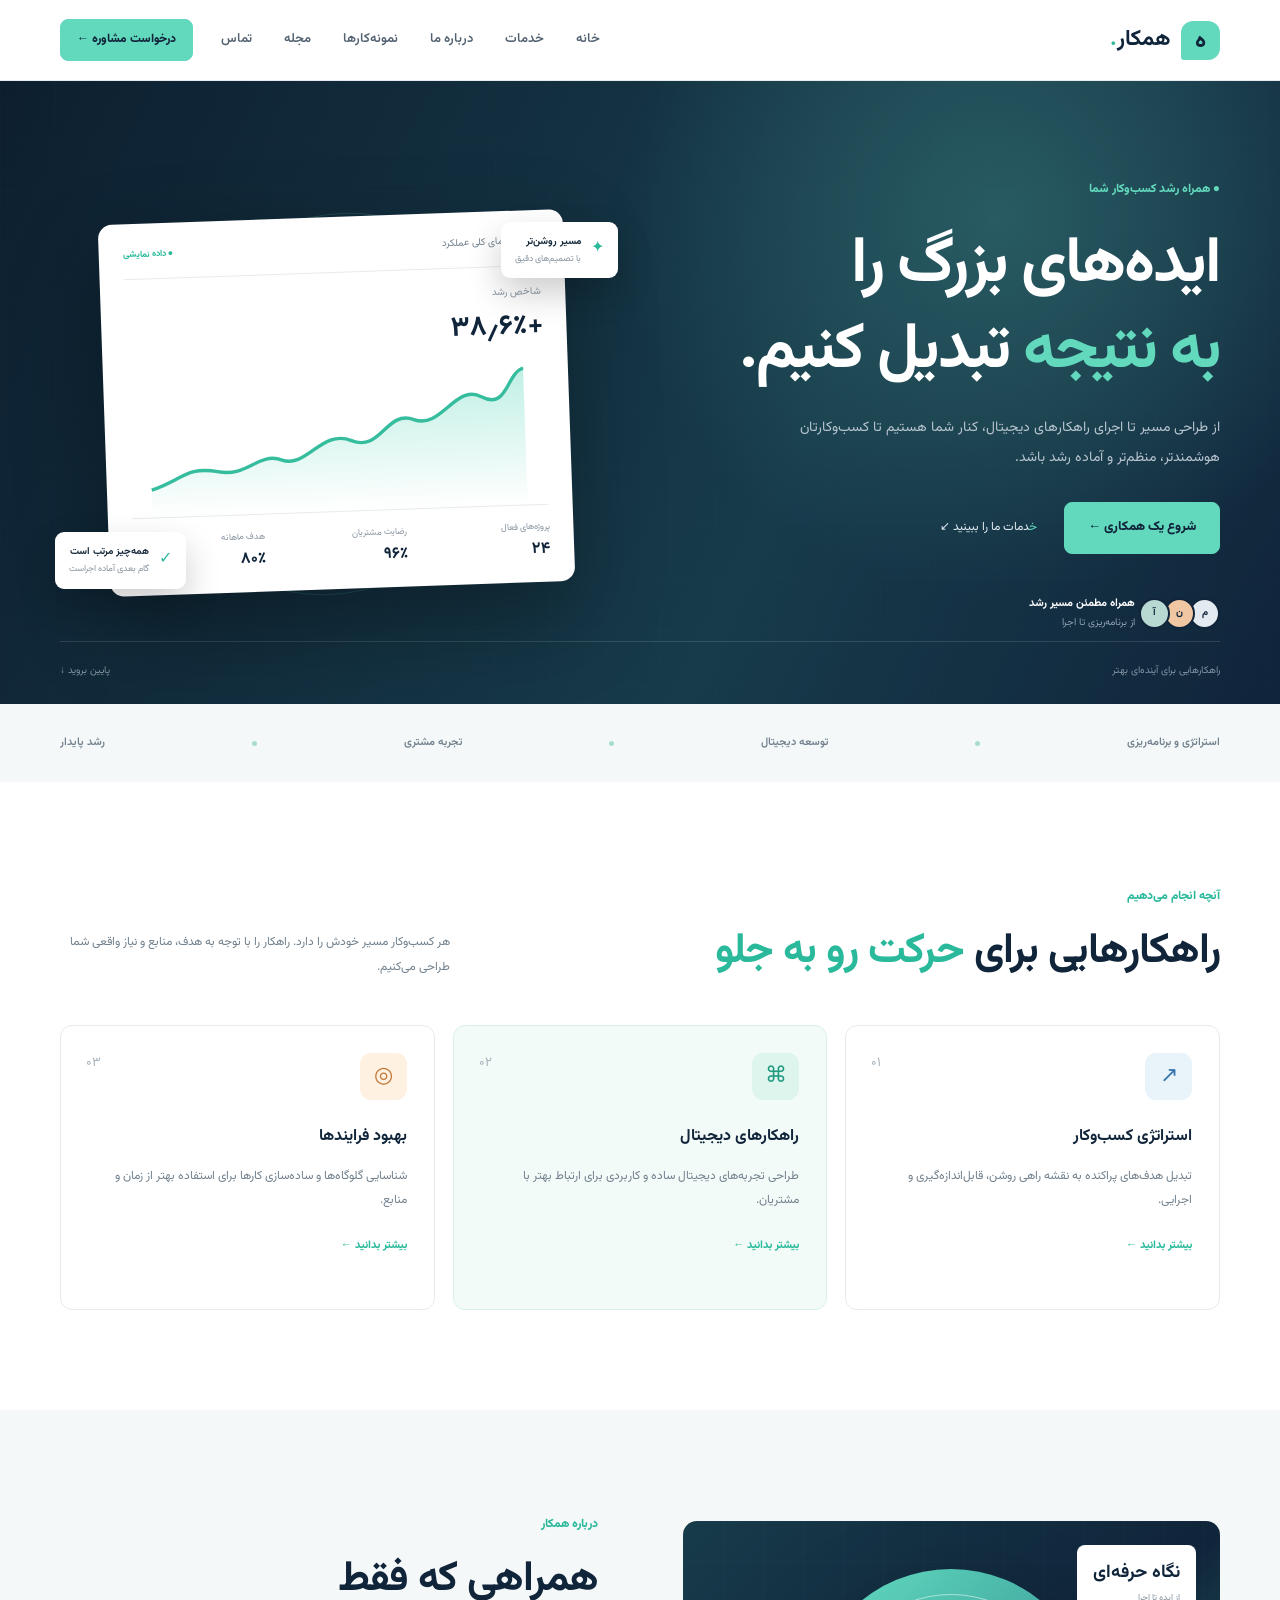
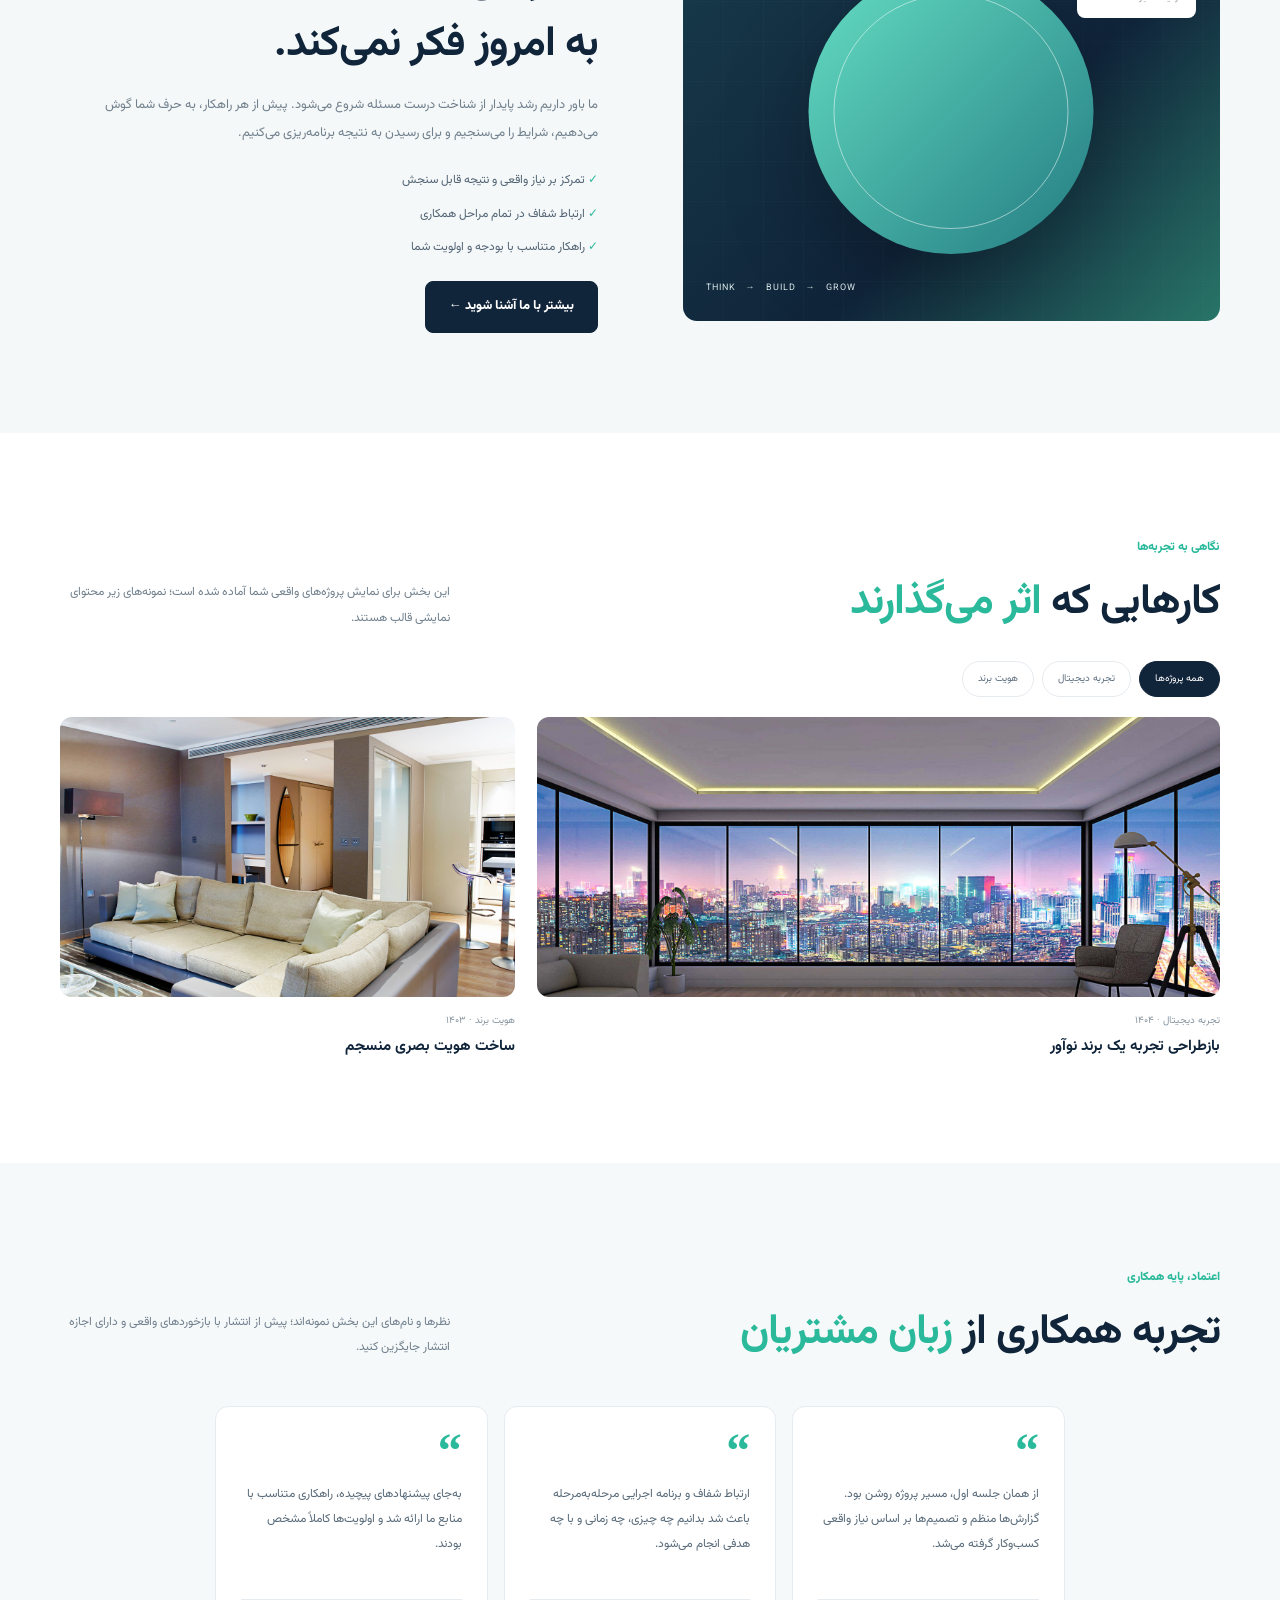
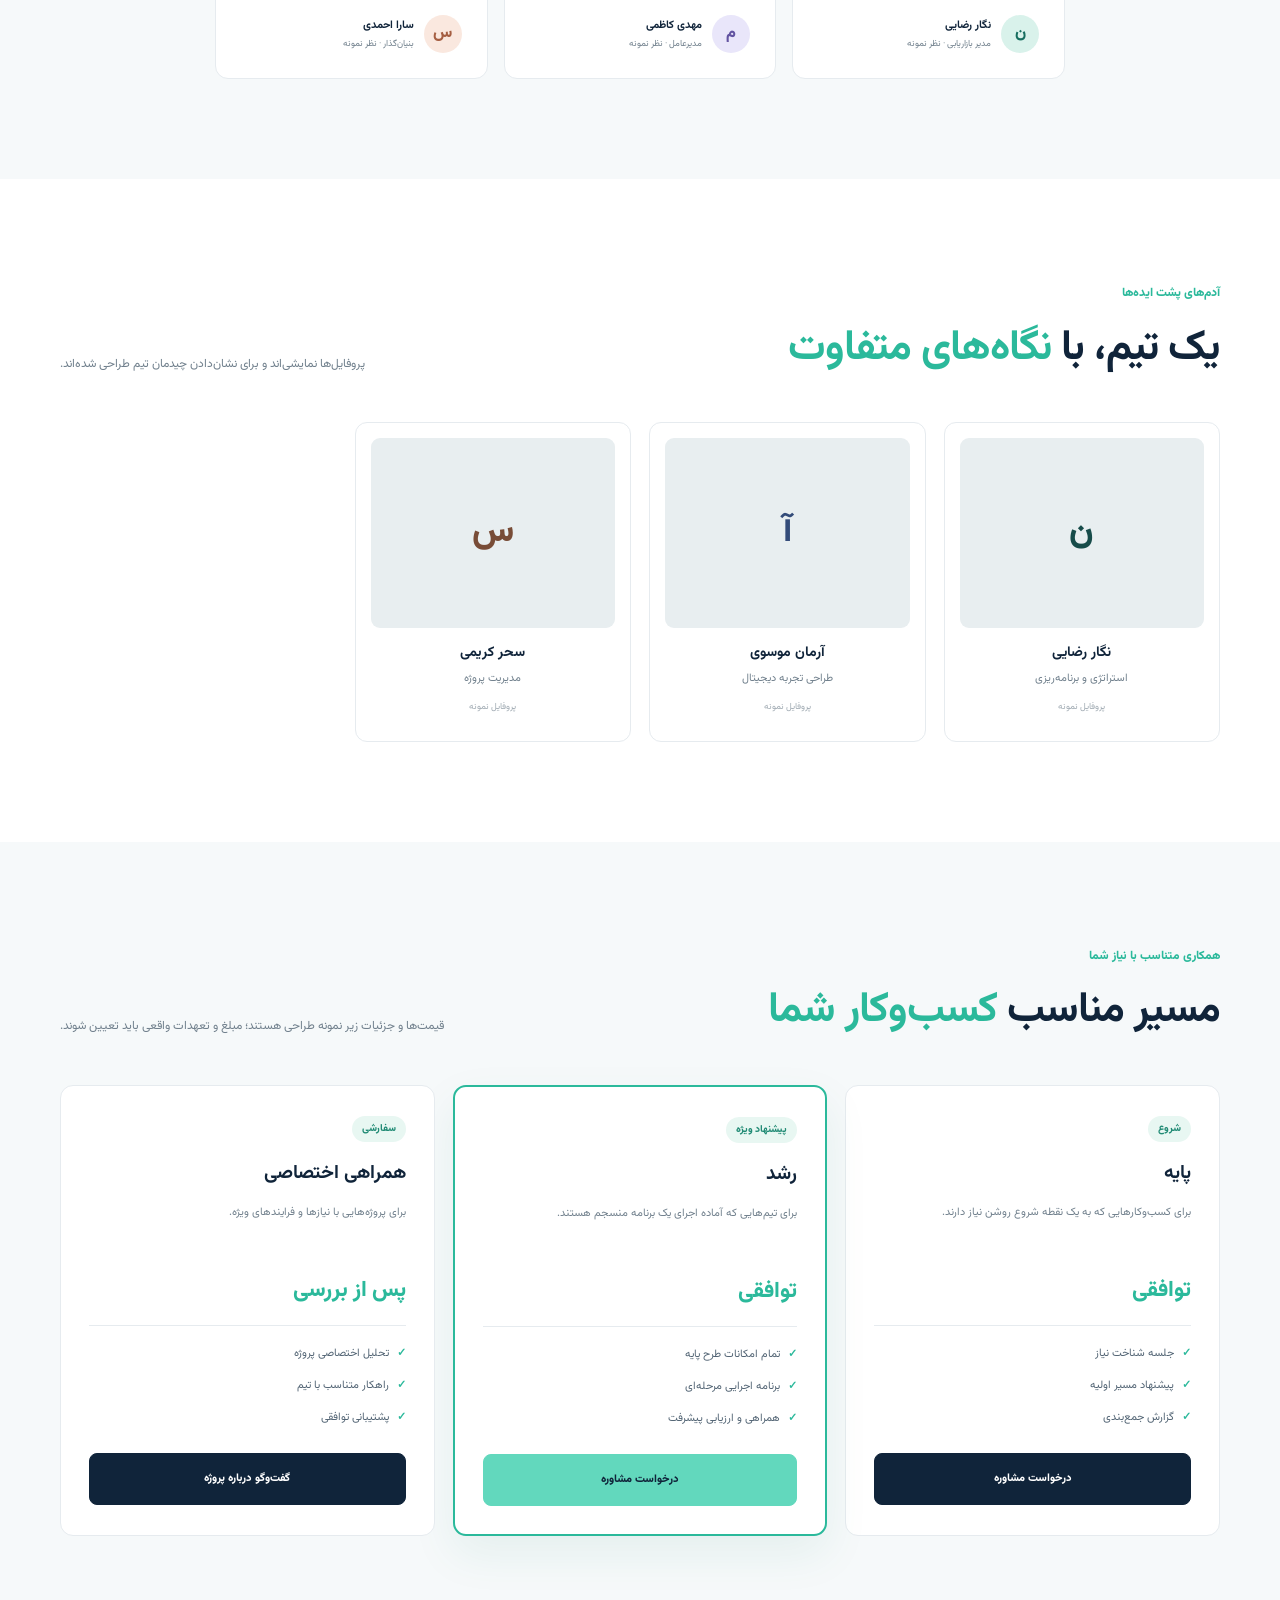
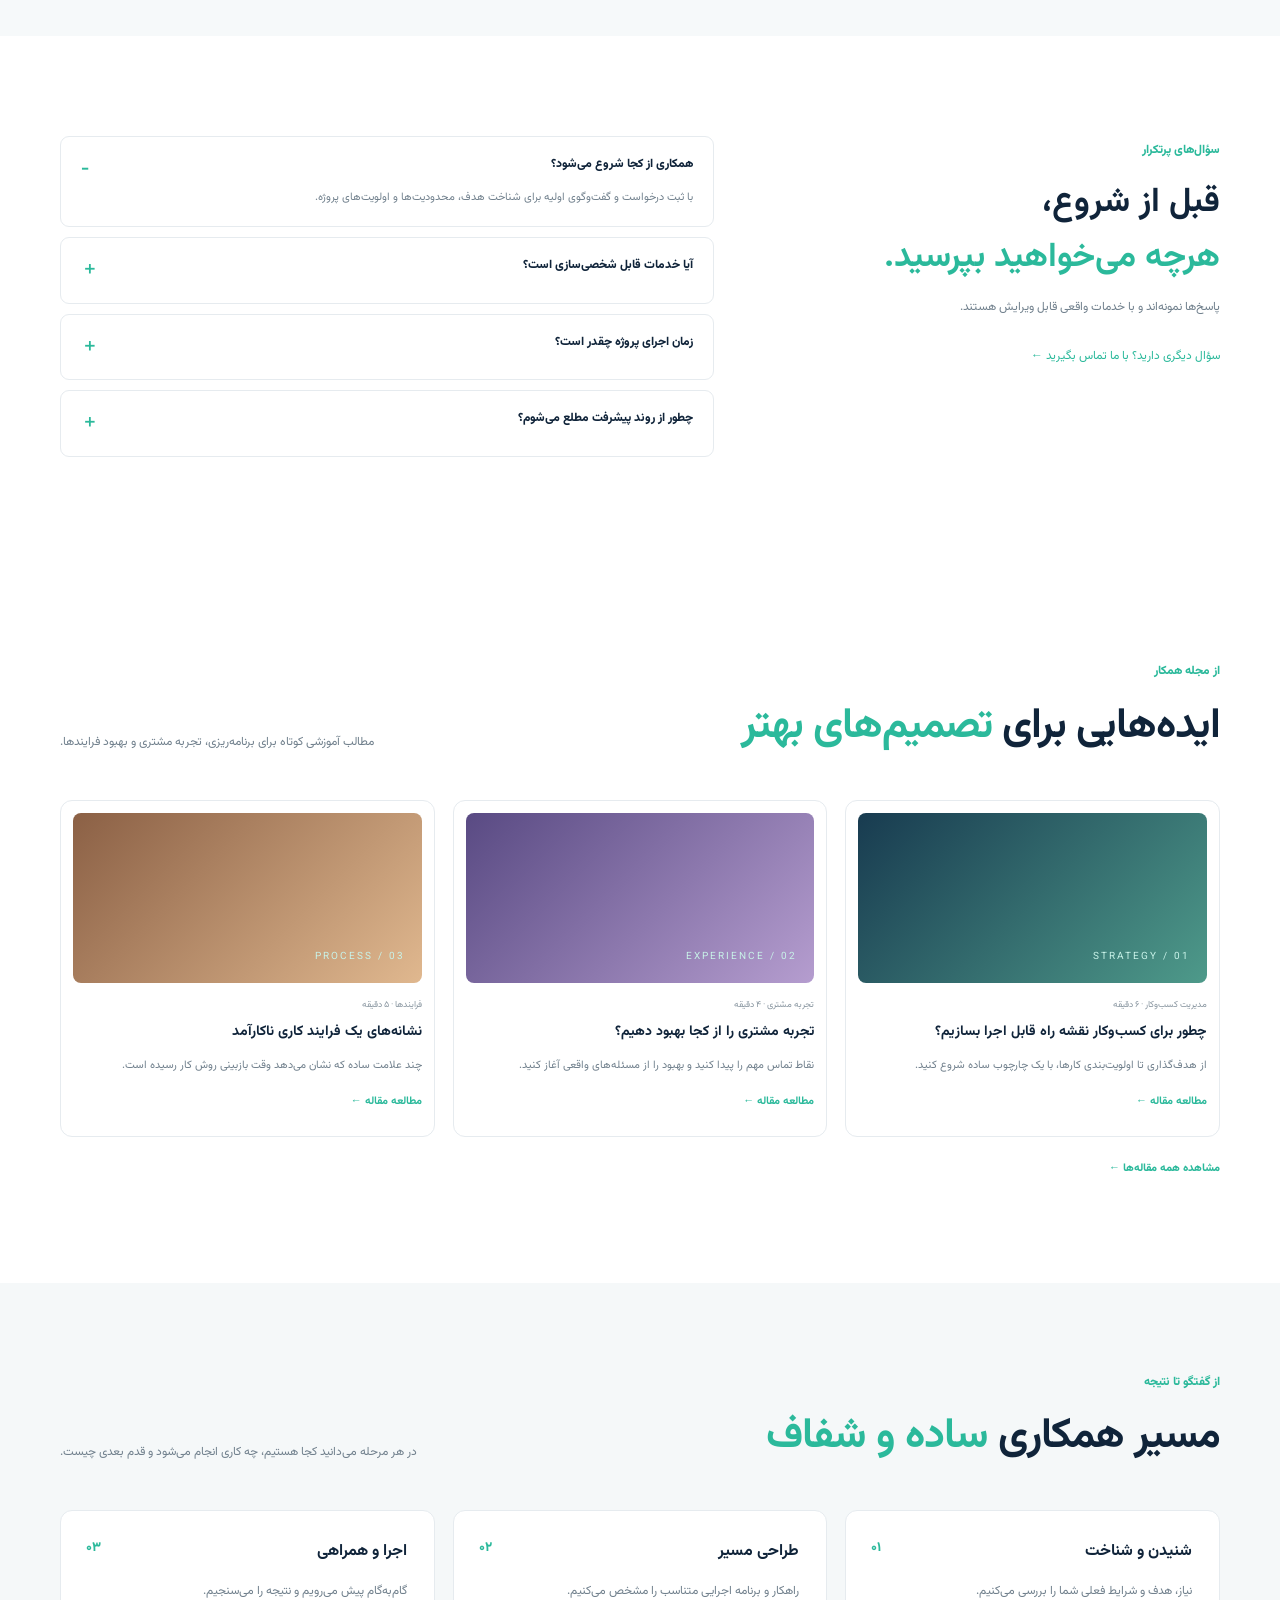
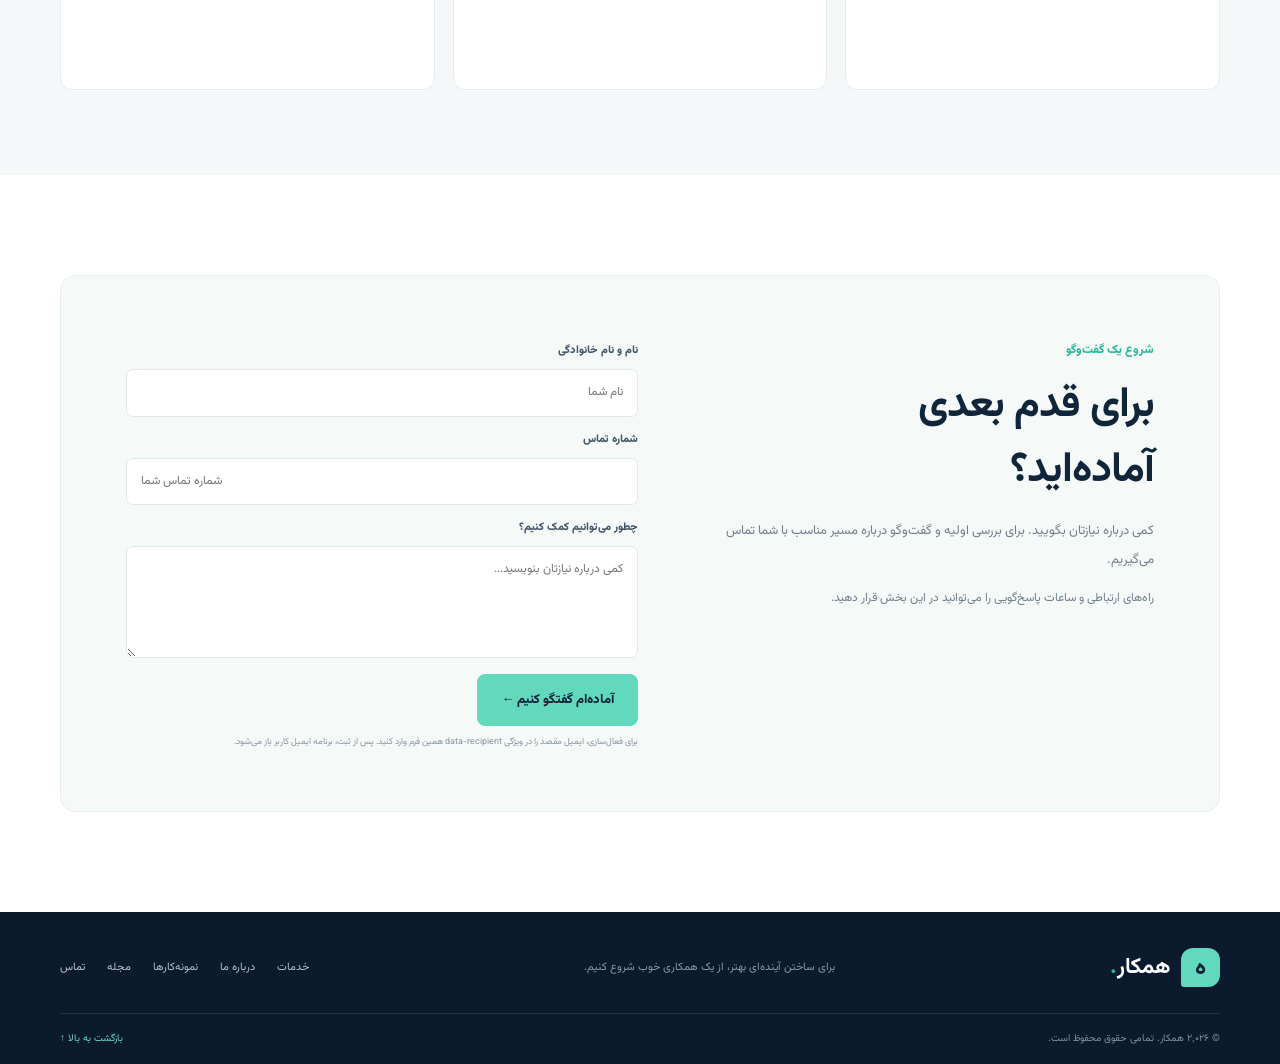
<file: index.html>
<!doctype html>
<html lang="fa" dir="rtl">
<head>
<meta charset="utf-8"><meta name="viewport" content="width=device-width,initial-scale=1">
<meta name="description" content="قالب HTML شرکتی همکار؛ قالبی فارسی و راست‌چین با طراحی واکنش‌گرا، HTML5، CSS و JavaScript ساده و فونت محلی وزیرمتن.">
<meta name="robots" content="index,follow">
<meta name="theme-color" content="#10243a">
<meta property="og:type" content="website">
<meta property="og:locale" content="fa_IR">
<meta property="og:site_name" content="همکار">
<meta property="og:title" content="قالب HTML شرکتی همکار | فارسی و راست‌چین">
<meta property="og:description" content="قالب شرکتی فارسی و راست‌چین با طراحی واکنش‌گرا، HTML5، CSS، JavaScript و فونت محلی وزیرمتن.">

<meta name="twitter:card" content="summary">

<meta name="twitter:title" content="قالب HTML شرکتی همکار">
<meta name="twitter:description" content="قالب فارسی و راست‌چین شرکتی با طراحی واکنش‌گرا.">
<title>قالب HTML شرکتی همکار | فارسی و راست‌چین</title>

<link rel="icon" type="image/svg+xml" href="favicon.svg">
<link rel="icon" type="image/png" sizes="96x96" href="favicon-96.png">
<link rel="apple-touch-icon" sizes="180x180" href="apple-touch-icon.png">
<link rel="preload" href="assets/fonts/vazirmatn-variable.woff2" as="font" type="font/woff2" crossorigin>
<link rel="stylesheet" href="assets/css/style.css">
</head>
<body>
<a class="skip" href="#main">رفتن به محتوای اصلی</a>
<header class="header"><div class="container nav-wrap">
<a class="brand" href="#top"><b>ه</b><strong>همکار<span>.</span></strong></a>
<button class="menu" type="button" aria-label="باز کردن منو" aria-controls="nav" aria-expanded="false">☰</button>
<nav id="nav" aria-label="ناوبری اصلی"><a href="index.html">خانه</a><a href="services.html">خدمات</a><a href="about.html">درباره ما</a><a href="portfolio.html">نمونه‌کارها</a><a href="blog.html">مجله</a><a href="contact.html">تماس</a></nav>
<a class="btn btn-small" href="contact.html">درخواست مشاوره ←</a>
</div></header>
<main id="main">
<section class="hero" id="top"><div class="container hero-grid">
<div class="hero-copy"><span class="eyebrow">● همراه رشد کسب‌وکار شما</span>
<h1>ایده‌های بزرگ را<br><em>به نتیجه</em> تبدیل کنیم.</h1>
<p>از طراحی مسیر تا اجرای راهکارهای دیجیتال، کنار شما هستیم تا کسب‌وکارتان هوشمندتر، منظم‌تر و آماده رشد باشد.</p>
<div class="actions"><a class="btn" href="#contact">شروع یک همکاری ←</a><a class="plain" href="#services">خدمات ما را ببینید ↙</a></div>
<div class="proof"><span>م</span><span>ن</span><span>آ</span><div><b>همراه مطمئن مسیر رشد</b><small>از برنامه‌ریزی تا اجرا</small></div></div></div>
<div class="visual"><div class="dashboard"><div class="dash-top"><span>● ● ●</span> نمای کلی عملکرد <b>● داده نمایشی</b></div><small>شاخص رشد</small><strong class="growth">+۳۸٫۶٪</strong><div class="chart"><svg viewBox="0 0 440 170" role="img" aria-label="نمودار نمونه رشد"><defs><linearGradient id="fill" x1="0" x2="0" y1="0" y2="1"><stop offset="0" stop-color="#62d8bd" stop-opacity=".4"/><stop offset="1" stop-color="#62d8bd" stop-opacity="0"/></linearGradient></defs><path d="M0 138 C35 128 42 111 78 119 S126 97 154 108 S202 73 236 88 S278 53 310 66 S360 25 390 42 S420 16 440 10 L440 170 L0 170Z" fill="url(#fill)"/><path d="M0 138 C35 128 42 111 78 119 S126 97 154 108 S202 73 236 88 S278 53 310 66 S360 25 390 42 S420 16 440 10" fill="none" stroke="#35bd9e" stroke-width="4"/></svg></div><div class="stats"><div><small>پروژه‌های فعال</small><b>۲۴</b></div><div><small>رضایت مشتریان</small><b>۹۶٪</b></div><div><small>هدف ماهانه</small><b>۸۰٪</b></div></div></div><div class="float float-one">✦ <span><b>مسیر روشن‌تر</b><small>با تصمیم‌های دقیق</small></span></div><div class="float float-two">✓ <span><b>همه‌چیز مرتب است</b><small>گام بعدی آماده اجراست</small></span></div></div>
</div><div class="container hero-foot"><span>راهکارهایی برای آینده‌ای بهتر</span><span>پایین بروید ↓</span></div></section>
<section class="trust"><div class="container trust-row"><span>استراتژی و برنامه‌ریزی</span><i></i><span>توسعه دیجیتال</span><i></i><span>تجربه مشتری</span><i></i><span>رشد پایدار</span></div></section>
<section class="section" id="services"><div class="container"><div class="heading"><div><label>آنچه انجام می‌دهیم</label><h2>راهکارهایی برای <em>حرکت رو به جلو</em></h2></div><p>هر کسب‌وکار مسیر خودش را دارد. راهکار را با توجه به هدف، منابع و نیاز واقعی شما طراحی می‌کنیم.</p></div>
<div class="cards"><article><small>۰۱</small><div class="ico blue">↗</div><h3>استراتژی کسب‌وکار</h3><p>تبدیل هدف‌های پراکنده به نقشه راهی روشن، قابل‌اندازه‌گیری و اجرایی.</p><a href="#contact">بیشتر بدانید ←</a></article><article class="featured"><small>۰۲</small><div class="ico green">⌘</div><h3>راهکارهای دیجیتال</h3><p>طراحی تجربه‌های دیجیتال ساده و کاربردی برای ارتباط بهتر با مشتریان.</p><a href="#contact">بیشتر بدانید ←</a></article><article><small>۰۳</small><div class="ico orange">◎</div><h3>بهبود فرایندها</h3><p>شناسایی گلوگاه‌ها و ساده‌سازی کارها برای استفاده بهتر از زمان و منابع.</p><a href="#contact">بیشتر بدانید ←</a></article></div></div></section>
<section class="section about" id="about"><div class="container about-grid"><div class="about-art"><div class="orb"></div><div class="statbox"><b>نگاه حرفه‌ای</b><small>از ایده تا اجرا</small></div><span class="stamp">THINK　→　BUILD　→　GROW</span></div><div><label>درباره همکار</label><h2>همراهی که فقط<br>به امروز فکر نمی‌کند.</h2><p>ما باور داریم رشد پایدار از شناخت درست مسئله شروع می‌شود. پیش از هر راهکار، به حرف شما گوش می‌دهیم، شرایط را می‌سنجیم و برای رسیدن به نتیجه برنامه‌ریزی می‌کنیم.</p><ul><li>✓ تمرکز بر نیاز واقعی و نتیجه قابل سنجش</li><li>✓ ارتباط شفاف در تمام مراحل همکاری</li><li>✓ راهکار متناسب با بودجه و اولویت شما</li></ul><a class="btn dark" href="#contact">بیشتر با ما آشنا شوید ←</a></div></div></section>
<section class="section" id="work"><div class="container"><div class="heading"><div><label>نگاهی به تجربه‌ها</label><h2>کارهایی که <em>اثر می‌گذارند</em></h2></div><p>این بخش برای نمایش پروژه‌های واقعی شما آماده شده است؛ نمونه‌های زیر محتوای نمایشی قالب هستند.</p></div><div class="filter-row" role="group" aria-label="فیلتر نمونه‌کارها"><button class="filter-btn is-active" type="button" data-filter="all" aria-pressed="true">همه پروژه‌ها</button><button class="filter-btn" type="button" data-filter="digital" aria-pressed="false">تجربه دیجیتال</button><button class="filter-btn" type="button" data-filter="brand" aria-pressed="false">هویت برند</button></div><div class="work-grid"><article data-category="digital"><div class="work-art work-one"><img src="assets/images/portfolio-digital-workspace.jpg" alt="فضای کاری مدرن با پنجره‌های بزرگ و چشم‌انداز شهری" width="1200" height="700" loading="lazy" decoding="async"></div><small>تجربه دیجیتال · ۱۴۰۴</small><h3>بازطراحی تجربه یک برند نوآور</h3></article><article data-category="brand"><div class="work-art work-two"><img src="assets/images/portfolio-brand-interior.jpg" alt="فضای داخلی روشن و مدرن با مبلمان مینیمال" width="1200" height="700" loading="lazy" decoding="async"></div><small>هویت برند · ۱۴۰۳</small><h3>ساخت هویت بصری منسجم</h3></article></div></div></section>

<section class="section testimonials" id="testimonials"><div class="container"><div class="heading"><div><label>اعتماد، پایه همکاری</label><h2>تجربه همکاری از <em>زبان مشتریان</em></h2></div><p>نظرها و نام‌های این بخش نمونه‌اند؛ پیش از انتشار با بازخوردهای واقعی و دارای اجازه انتشار جایگزین کنید.</p></div><div class="testimonial-shell"><div class="testimonial-track">
<article class="testimonial-card is-active"><div class="quote-mark">“</div><p>از همان جلسه اول، مسیر پروژه روشن بود. گزارش‌ها منظم و تصمیم‌ها بر اساس نیاز واقعی کسب‌وکار گرفته می‌شد.</p><div class="person"><span class="person-avatar">ن</span><div><b>نگار رضایی</b><small>مدیر بازاریابی · نظر نمونه</small></div></div></article>
<article class="testimonial-card"><div class="quote-mark">“</div><p>ارتباط شفاف و برنامه اجرایی مرحله‌به‌مرحله باعث شد بدانیم چه چیزی، چه زمانی و با چه هدفی انجام می‌شود.</p><div class="person"><span class="person-avatar avatar-two">م</span><div><b>مهدی کاظمی</b><small>مدیرعامل · نظر نمونه</small></div></div></article>
<article class="testimonial-card"><div class="quote-mark">“</div><p>به‌جای پیشنهادهای پیچیده، راهکاری متناسب با منابع ما ارائه شد و اولویت‌ها کاملاً مشخص بودند.</p><div class="person"><span class="person-avatar avatar-three">س</span><div><b>سارا احمدی</b><small>بنیان‌گذار · نظر نمونه</small></div></div></article></div><div class="slider-controls"><button type="button" id="testimonial-prev" aria-label="نظر قبلی">→</button><span id="testimonial-count" aria-live="polite">۱ از ۳</span><button type="button" id="testimonial-next" aria-label="نظر بعدی">←</button></div></div></div></section>
<section class="section team" id="team"><div class="container"><div class="heading"><div><label>آدم‌های پشت ایده‌ها</label><h2>یک تیم، با <em>نگاه‌های متفاوت</em></h2></div><p>پروفایل‌ها نمایشی‌اند و برای نشان‌دادن چیدمان تیم طراحی شده‌اند.</p></div><div class="team-grid">
<article class="team-card"><div class="team-portrait">ن</div><h3>نگار رضایی</h3><p>استراتژی و برنامه‌ریزی</p><small>پروفایل نمونه</small></article><article class="team-card"><div class="team-portrait portrait-two">آ</div><h3>آرمان موسوی</h3><p>طراحی تجربه دیجیتال</p><small>پروفایل نمونه</small></article><article class="team-card"><div class="team-portrait portrait-three">س</div><h3>سحر کریمی</h3><p>مدیریت پروژه</p><small>پروفایل نمونه</small></article></div></div></section>
<section class="section pricing" id="pricing"><div class="container"><div class="heading"><div><label>همکاری متناسب با نیاز شما</label><h2>مسیر مناسب <em>کسب‌وکار شما</em></h2></div><p>قیمت‌ها و جزئیات زیر نمونه طراحی هستند؛ مبلغ و تعهدات واقعی باید تعیین شوند.</p></div><div class="pricing-grid">
<article class="price-card"><span class="plan-label">شروع</span><h3>پایه</h3><p>برای کسب‌وکارهایی که به یک نقطه شروع روشن نیاز دارند.</p><div class="price">توافقی</div><ul><li>جلسه شناخت نیاز</li><li>پیشنهاد مسیر اولیه</li><li>گزارش جمع‌بندی</li></ul><a class="btn dark" href="#contact">درخواست مشاوره</a></article>
<article class="price-card price-featured"><span class="plan-label">پیشنهاد ویژه</span><h3>رشد</h3><p>برای تیم‌هایی که آماده اجرای یک برنامه منسجم هستند.</p><div class="price">توافقی</div><ul><li>تمام امکانات طرح پایه</li><li>برنامه اجرایی مرحله‌ای</li><li>همراهی و ارزیابی پیشرفت</li></ul><a class="btn" href="#contact">درخواست مشاوره</a></article>
<article class="price-card"><span class="plan-label">سفارشی</span><h3>همراهی اختصاصی</h3><p>برای پروژه‌هایی با نیازها و فرایندهای ویژه.</p><div class="price">پس از بررسی</div><ul><li>تحلیل اختصاصی پروژه</li><li>راهکار متناسب با تیم</li><li>پشتیبانی توافقی</li></ul><a class="btn dark" href="#contact">گفت‌وگو درباره پروژه</a></article></div></div></section>
<section class="section faq" id="faq"><div class="container faq-grid"><div><label>سؤال‌های پرتکرار</label><h2>قبل از شروع،<br><em>هرچه می‌خواهید بپرسید.</em></h2><p>پاسخ‌ها نمونه‌اند و با خدمات واقعی قابل ویرایش هستند.</p><a class="faq-link" href="#contact">سؤال دیگری دارید؟ با ما تماس بگیرید ←</a></div><div class="faq-list"><details open><summary>همکاری از کجا شروع می‌شود؟</summary><p>با ثبت درخواست و گفت‌وگوی اولیه برای شناخت هدف، محدودیت‌ها و اولویت‌های پروژه.</p></details><details><summary>آیا خدمات قابل شخصی‌سازی است؟</summary><p>بله؛ دامنه کار پس از بررسی نیاز و منابع هر کسب‌وکار مشخص می‌شود.</p></details><details><summary>زمان اجرای پروژه چقدر است؟</summary><p>زمان‌بندی به دامنه و پیچیدگی پروژه وابسته است و پیش از شروع مشخص می‌شود.</p></details><details><summary>چطور از روند پیشرفت مطلع می‌شوم؟</summary><p>گزارش‌ها و نقاط کنترل در ابتدای همکاری توافق می‌شوند.</p></details></div></div></section>
<section class="section journal" id="journal"><div class="container"><div class="heading"><div><label>از مجله همکار</label><h2>ایده‌هایی برای <em>تصمیم‌های بهتر</em></h2></div><p>مطالب آموزشی کوتاه برای برنامه‌ریزی، تجربه مشتری و بهبود فرایندها.</p></div><div class="journal-grid">
<a class="journal-card" href="blog.html#article-1"><div class="journal-art journal-one"><span>01 / STRATEGY</span></div><small>مدیریت کسب‌وکار · ۶ دقیقه</small><h3>چطور برای کسب‌وکار نقشه راه قابل اجرا بسازیم؟</h3><p>از هدف‌گذاری تا اولویت‌بندی کارها، با یک چارچوب ساده شروع کنید.</p><b>مطالعه مقاله ←</b></a>
<a class="journal-card" href="blog.html#article-2"><div class="journal-art journal-two"><span>02 / EXPERIENCE</span></div><small>تجربه مشتری · ۴ دقیقه</small><h3>تجربه مشتری را از کجا بهبود دهیم؟</h3><p>نقاط تماس مهم را پیدا کنید و بهبود را از مسئله‌های واقعی آغاز کنید.</p><b>مطالعه مقاله ←</b></a>
<a class="journal-card" href="blog.html#article-3"><div class="journal-art journal-three"><span>03 / PROCESS</span></div><small>فرایندها · ۵ دقیقه</small><h3>نشانه‌های یک فرایند کاری ناکارآمد</h3><p>چند علامت ساده که نشان می‌دهد وقت بازبینی روش کار رسیده است.</p><b>مطالعه مقاله ←</b></a></div><a class="journal-more" href="blog.html">مشاهده همه مقاله‌ها ←</a></div></section>
<section class="section process"><div class="container"><div class="heading"><div><label>از گفتگو تا نتیجه</label><h2>مسیر همکاری <em>ساده و شفاف</em></h2></div><p>در هر مرحله می‌دانید کجا هستیم، چه کاری انجام می‌شود و قدم بعدی چیست.</p></div><div class="cards steps"><article><small>۰۱</small><h3>شنیدن و شناخت</h3><p>نیاز، هدف و شرایط فعلی شما را بررسی می‌کنیم.</p></article><article><small>۰۲</small><h3>طراحی مسیر</h3><p>راهکار و برنامه اجرایی متناسب را مشخص می‌کنیم.</p></article><article><small>۰۳</small><h3>اجرا و همراهی</h3><p>گام‌به‌گام پیش می‌رویم و نتیجه را می‌سنجیم.</p></article></div></div></section>
<section class="section" id="contact"><div class="container contact"><div><label>شروع یک گفت‌وگو</label><h2>برای قدم بعدی<br>آماده‌اید؟</h2><p>کمی درباره نیازتان بگویید. برای بررسی اولیه و گفت‌وگو درباره مسیر مناسب با شما تماس می‌گیریم.</p><small>راه‌های ارتباطی و ساعات پاسخ‌گویی را می‌توانید در این بخش قرار دهید.</small></div><form id="contact-form" data-recipient="your-email@example.com" aria-describedby="form-note"><label for="name">نام و نام خانوادگی</label><input id="name" name="name" placeholder="نام شما" required><label for="phone">شماره تماس</label><input id="phone" name="phone" type="tel" inputmode="tel" autocomplete="tel" placeholder="شماره تماس شما" required><label for="message">چطور می‌توانیم کمک کنیم؟</label><textarea id="message" name="message" rows="4" placeholder="کمی درباره نیازتان بنویسید..." required></textarea><button class="btn" type="submit">آماده‌ام گفتگو کنیم ←</button><p id="form-note" role="status" aria-live="polite">برای فعال‌سازی، ایمیل مقصد را در ویژگی data-recipient همین فرم وارد کنید. پس از ثبت، برنامه ایمیل کاربر باز می‌شود.</p></form></div></section>
</main>

<footer><div class="container foot-main"><a class="brand" href="#top"><b>ه</b><strong>همکار<span>.</span></strong></a><p>برای ساختن آینده‌ای بهتر، از یک همکاری خوب شروع کنیم.</p><div><a href="services.html">خدمات</a><a href="about.html">درباره ما</a><a href="portfolio.html">نمونه‌کارها</a><a href="blog.html">مجله</a><a href="contact.html">تماس</a></div></div><div class="container foot-bottom"><span>© <span id="year">۱۴۰۵</span> همکار. تمامی حقوق محفوظ است.</span><a href="#top">بازگشت به بالا ↑</a></div></footer>
<script src="assets/js/main.js"></script>
</body></html>
</file>
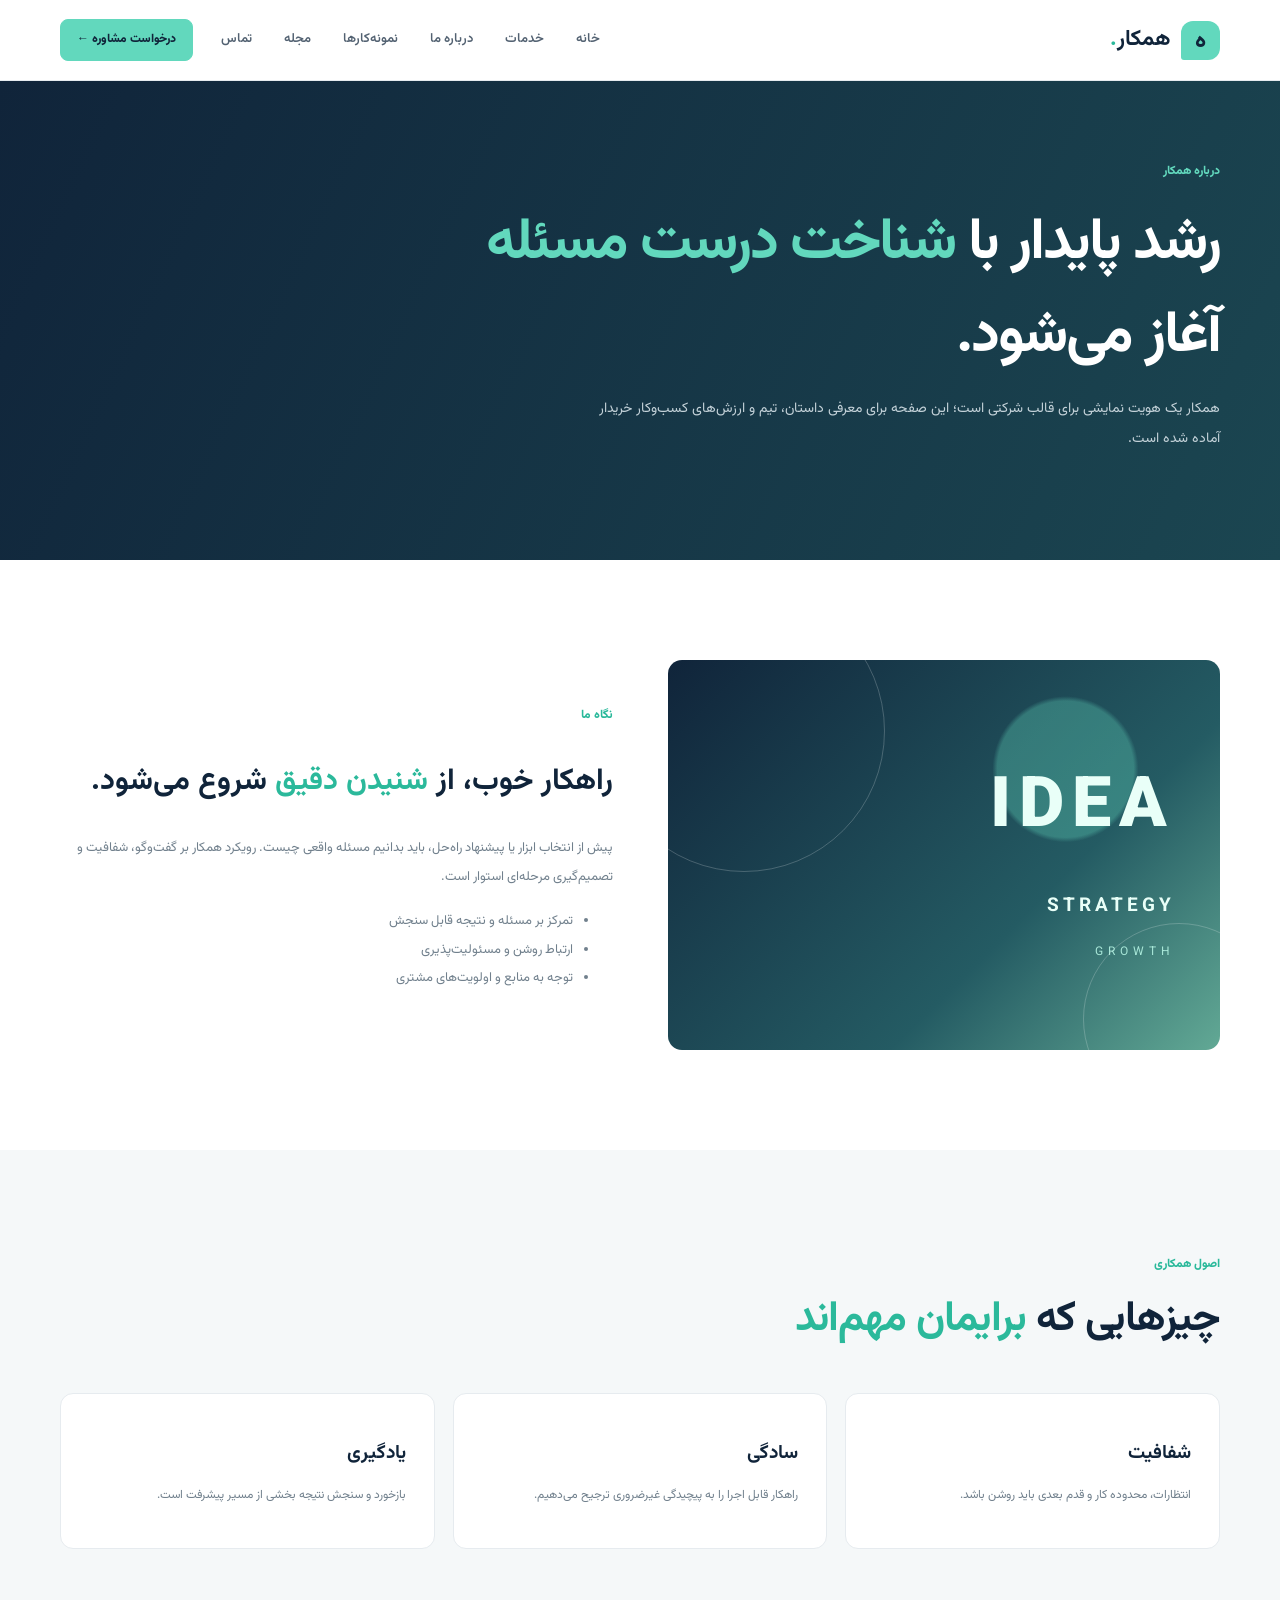
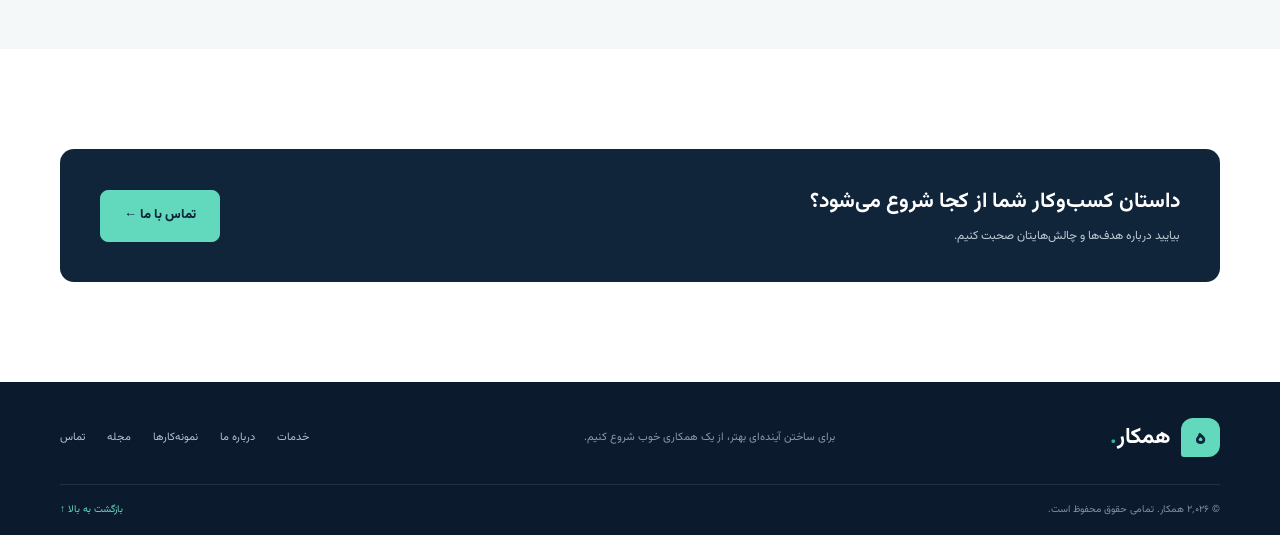
<file: about.html>
<!doctype html>
<html lang="fa" dir="rtl"><head><meta charset="utf-8"><meta name="viewport" content="width=device-width,initial-scale=1"><meta name="description" content="با رویکرد و ارزش‌های همکار آشنا شوید؛ همراهی برای رشد، برنامه‌ریزی و بهبود کسب‌وکار."><meta name="robots" content="index,follow"><meta name="theme-color" content="#10243a"><meta property="og:type" content="website"><meta property="og:locale" content="fa_IR"><meta property="og:site_name" content="همکار"><meta property="og:title" content="درباره ما | همکار"><meta property="og:description" content="با رویکرد و ارزش‌های همکار آشنا شوید؛ همراهی برای رشد، برنامه‌ریزی و بهبود کسب‌وکار."><title>درباره ما | همکار</title><link rel="icon" type="image/svg+xml" href="favicon.svg"><link rel="stylesheet" href="assets/css/style.css"></head><body><a class="skip" href="#main">رفتن به محتوای اصلی</a><header class="header"><div class="container nav-wrap"><a class="brand" href="index.html"><b>ه</b><strong>همکار<span>.</span></strong></a><button class="menu" type="button" aria-label="باز کردن منو" aria-controls="nav" aria-expanded="false">☰</button><nav id="nav" aria-label="ناوبری اصلی"><a href="index.html">خانه</a><a href="services.html">خدمات</a><a href="about.html">درباره ما</a><a href="portfolio.html">نمونه‌کارها</a><a href="blog.html">مجله</a><a href="contact.html">تماس</a></nav><a class="btn btn-small" href="contact.html">درخواست مشاوره ←</a></div></header><main id="main">
<section class="inner-hero"><div class="container"><label>درباره همکار</label><h1>رشد پایدار با <em>شناخت درست مسئله</em> آغاز می‌شود.</h1><p>همکار یک هویت نمایشی برای قالب شرکتی است؛ این صفحه برای معرفی داستان، تیم و ارزش‌های کسب‌وکار خریدار آماده شده است.</p></div></section>
<section class="section"><div class="container about-page-grid"><div class="about-illustration" role="img" aria-label="تصویرسازی انتزاعی فضای کاری"><span>IDEA</span><b>STRATEGY</b><i>GROWTH</i></div><div><label>نگاه ما</label><h2>راهکار خوب، از <em>شنیدن دقیق</em> شروع می‌شود.</h2><p>پیش از انتخاب ابزار یا پیشنهاد راه‌حل، باید بدانیم مسئله واقعی چیست. رویکرد همکار بر گفت‌وگو، شفافیت و تصمیم‌گیری مرحله‌ای استوار است.</p><ul><li>تمرکز بر مسئله و نتیجه قابل سنجش</li><li>ارتباط روشن و مسئولیت‌پذیری</li><li>توجه به منابع و اولویت‌های مشتری</li></ul></div></div></section>
<section class="section values"><div class="container"><div class="heading"><div><label>اصول همکاری</label><h2>چیزهایی که <em>برایمان مهم‌اند</em></h2></div></div><div class="detail-grid"><article class="detail-card"><h3>شفافیت</h3><p>انتظارات، محدوده کار و قدم بعدی باید روشن باشد.</p></article><article class="detail-card"><h3>سادگی</h3><p>راهکار قابل اجرا را به پیچیدگی غیرضروری ترجیح می‌دهیم.</p></article><article class="detail-card"><h3>یادگیری</h3><p>بازخورد و سنجش نتیجه بخشی از مسیر پیشرفت است.</p></article></div></div></section>
<section class="section"><div class="container cta-band"><div><h2>داستان کسب‌وکار شما از کجا شروع می‌شود؟</h2><p>بیایید درباره هدف‌ها و چالش‌هایتان صحبت کنیم.</p></div><a class="btn" href="contact.html">تماس با ما ←</a></div></section></main><footer><div class="container foot-main"><a class="brand" href="index.html"><b>ه</b><strong>همکار<span>.</span></strong></a><p>برای ساختن آینده‌ای بهتر، از یک همکاری خوب شروع کنیم.</p><div><a href="services.html">خدمات</a><a href="about.html">درباره ما</a><a href="portfolio.html">نمونه‌کارها</a><a href="blog.html">مجله</a><a href="contact.html">تماس</a></div></div><div class="container foot-bottom"><span>© <span id="year">۱۴۰۵</span> همکار. تمامی حقوق محفوظ است.</span><a href="#main">بازگشت به بالا ↑</a></div></footer><script src="assets/js/main.js"></script></body></html>
</file>
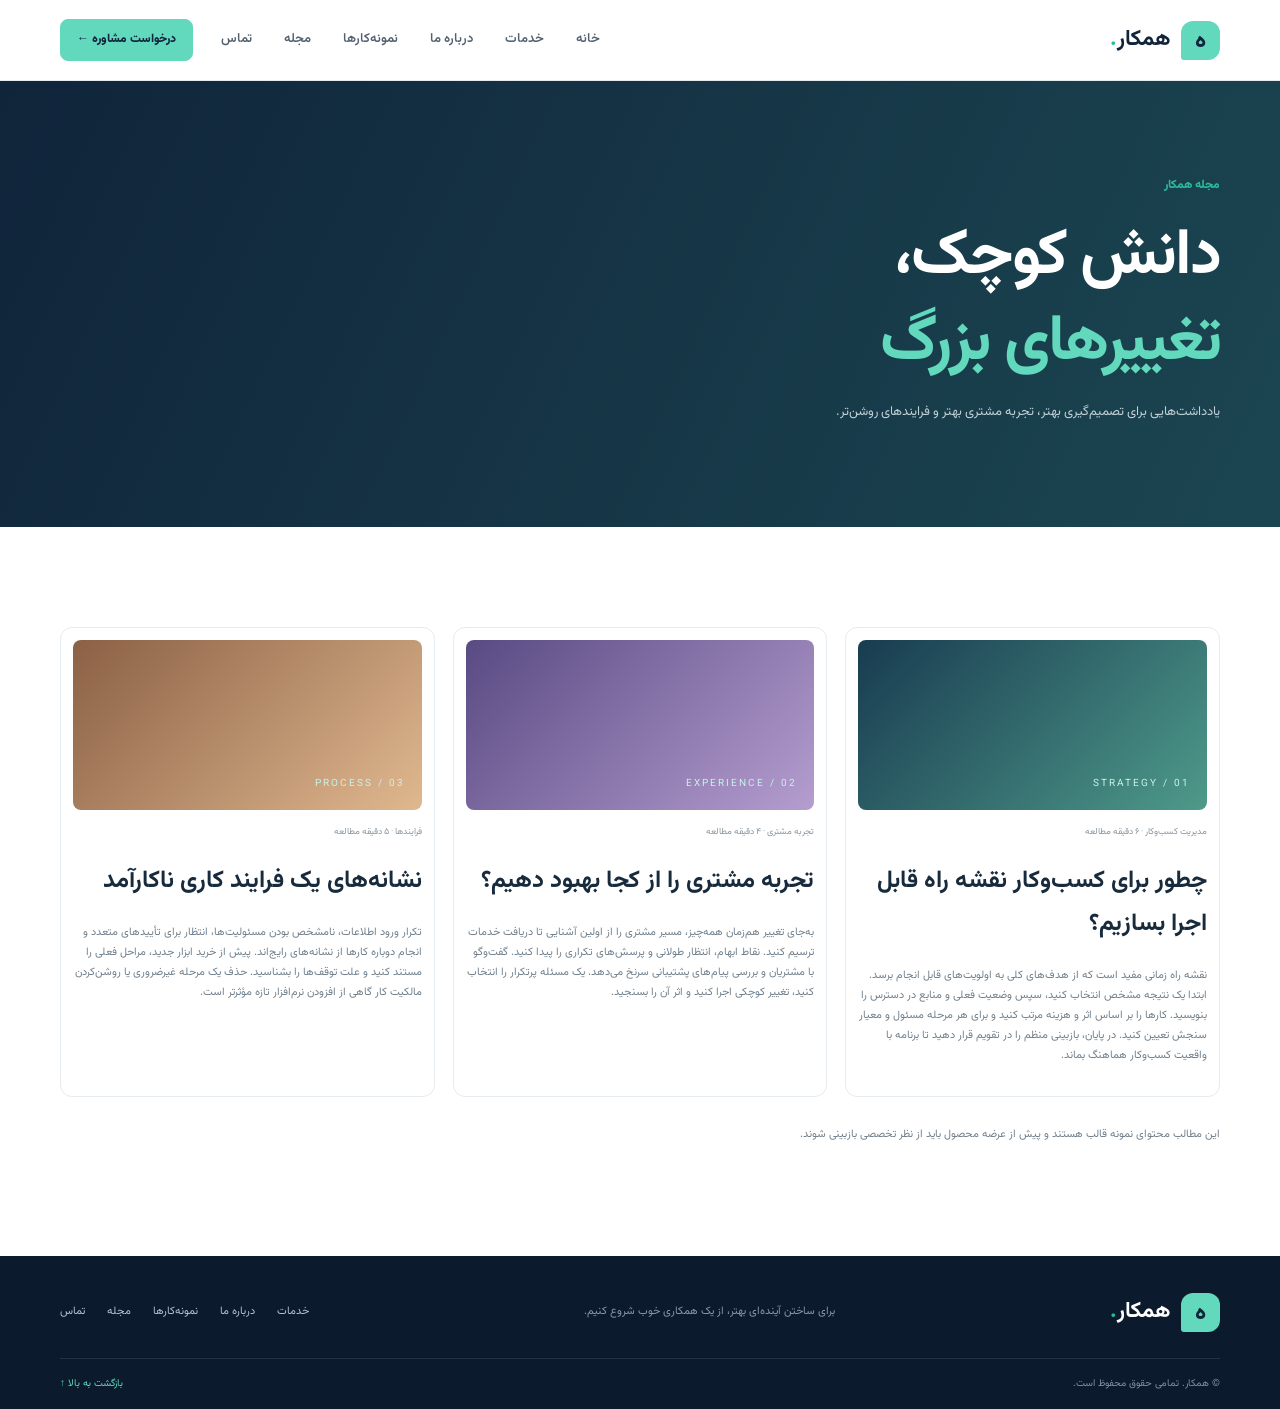
<file: blog.html>
<!doctype html>
<html lang="fa" dir="rtl"><head><meta charset="utf-8"><meta name="viewport" content="width=device-width,initial-scale=1"><meta name="description" content="مجله همکار؛ مقاله‌هایی درباره استراتژی کسب‌وکار، تجربه مشتری و بهبود فرایندها."><meta name="robots" content="index,follow"><meta name="theme-color" content="#10243a"><meta property="og:type" content="website"><meta property="og:locale" content="fa_IR"><meta property="og:title" content="مجله همکار | ایده‌هایی برای رشد کسب‌وکار"><meta property="og:description" content="مطالب آموزشی درباره مدیریت، تجربه مشتری و فرایندها."><title>مجله همکار | ایده‌هایی برای رشد کسب‌وکار</title><link rel="icon" type="image/svg+xml" href="favicon.svg"><link rel="stylesheet" href="assets/css/style.css"></head><body>
<a class="skip" href="#main">رفتن به محتوای اصلی</a><header class="header"><div class="container nav-wrap"><a class="brand" href="index.html"><b>ه</b><strong>همکار<span>.</span></strong></a><button class="menu" type="button" aria-label="باز کردن منو" aria-controls="nav" aria-expanded="false">☰</button><nav id="nav" aria-label="ناوبری اصلی"><a href="index.html">خانه</a><a href="services.html">خدمات</a><a href="about.html">درباره ما</a><a href="portfolio.html">نمونه‌کارها</a><a href="blog.html" aria-current="page">مجله</a><a href="contact.html">تماس</a></nav><a class="btn btn-small" href="index.html#contact">درخواست مشاوره ←</a></div></header>
<main id="main"><section class="blog-hero"><div class="container"><label>مجله همکار</label><h1>دانش کوچک،<br><em>تغییرهای بزرگ</em></h1><p>یادداشت‌هایی برای تصمیم‌گیری بهتر، تجربه مشتری بهتر و فرایندهای روشن‌تر.</p></div></section><section class="section"><div class="container"><div class="journal-grid">
<article class="journal-card" id="article-1"><div class="journal-art journal-one"><span>01 / STRATEGY</span></div><small>مدیریت کسب‌وکار · ۶ دقیقه مطالعه</small><h2>چطور برای کسب‌وکار نقشه راه قابل اجرا بسازیم؟</h2><p>نقشه راه زمانی مفید است که از هدف‌های کلی به اولویت‌های قابل انجام برسد. ابتدا یک نتیجه مشخص انتخاب کنید، سپس وضعیت فعلی و منابع در دسترس را بنویسید. کارها را بر اساس اثر و هزینه مرتب کنید و برای هر مرحله مسئول و معیار سنجش تعیین کنید. در پایان، بازبینی منظم را در تقویم قرار دهید تا برنامه با واقعیت کسب‌وکار هماهنگ بماند.</p></article>
<article class="journal-card" id="article-2"><div class="journal-art journal-two"><span>02 / EXPERIENCE</span></div><small>تجربه مشتری · ۴ دقیقه مطالعه</small><h2>تجربه مشتری را از کجا بهبود دهیم؟</h2><p>به‌جای تغییر هم‌زمان همه‌چیز، مسیر مشتری را از اولین آشنایی تا دریافت خدمات ترسیم کنید. نقاط ابهام، انتظار طولانی و پرسش‌های تکراری را پیدا کنید. گفت‌وگو با مشتریان و بررسی پیام‌های پشتیبانی سرنخ می‌دهد. یک مسئله پرتکرار را انتخاب کنید، تغییر کوچکی اجرا کنید و اثر آن را بسنجید.</p></article>
<article class="journal-card" id="article-3"><div class="journal-art journal-three"><span>03 / PROCESS</span></div><small>فرایندها · ۵ دقیقه مطالعه</small><h2>نشانه‌های یک فرایند کاری ناکارآمد</h2><p>تکرار ورود اطلاعات، نامشخص بودن مسئولیت‌ها، انتظار برای تأییدهای متعدد و انجام دوباره کارها از نشانه‌های رایج‌اند. پیش از خرید ابزار جدید، مراحل فعلی را مستند کنید و علت توقف‌ها را بشناسید. حذف یک مرحله غیرضروری یا روشن‌کردن مالکیت کار گاهی از افزودن نرم‌افزار تازه مؤثرتر است.</p></article></div><p class="blog-disclaimer">این مطالب محتوای نمونه قالب هستند و پیش از عرضه محصول باید از نظر تخصصی بازبینی شوند.</p></div></section></main>
<footer><div class="container foot-main"><a class="brand" href="index.html"><b>ه</b><strong>همکار<span>.</span></strong></a><p>برای ساختن آینده‌ای بهتر، از یک همکاری خوب شروع کنیم.</p><div><a href="services.html">خدمات</a><a href="about.html">درباره ما</a><a href="portfolio.html">نمونه‌کارها</a><a href="blog.html">مجله</a><a href="contact.html">تماس</a></div></div><div class="container foot-bottom"><span>© همکار. تمامی حقوق محفوظ است.</span><a href="#main">بازگشت به بالا ↑</a></div></footer><script src="assets/js/main.js"></script></body></html>
</file>
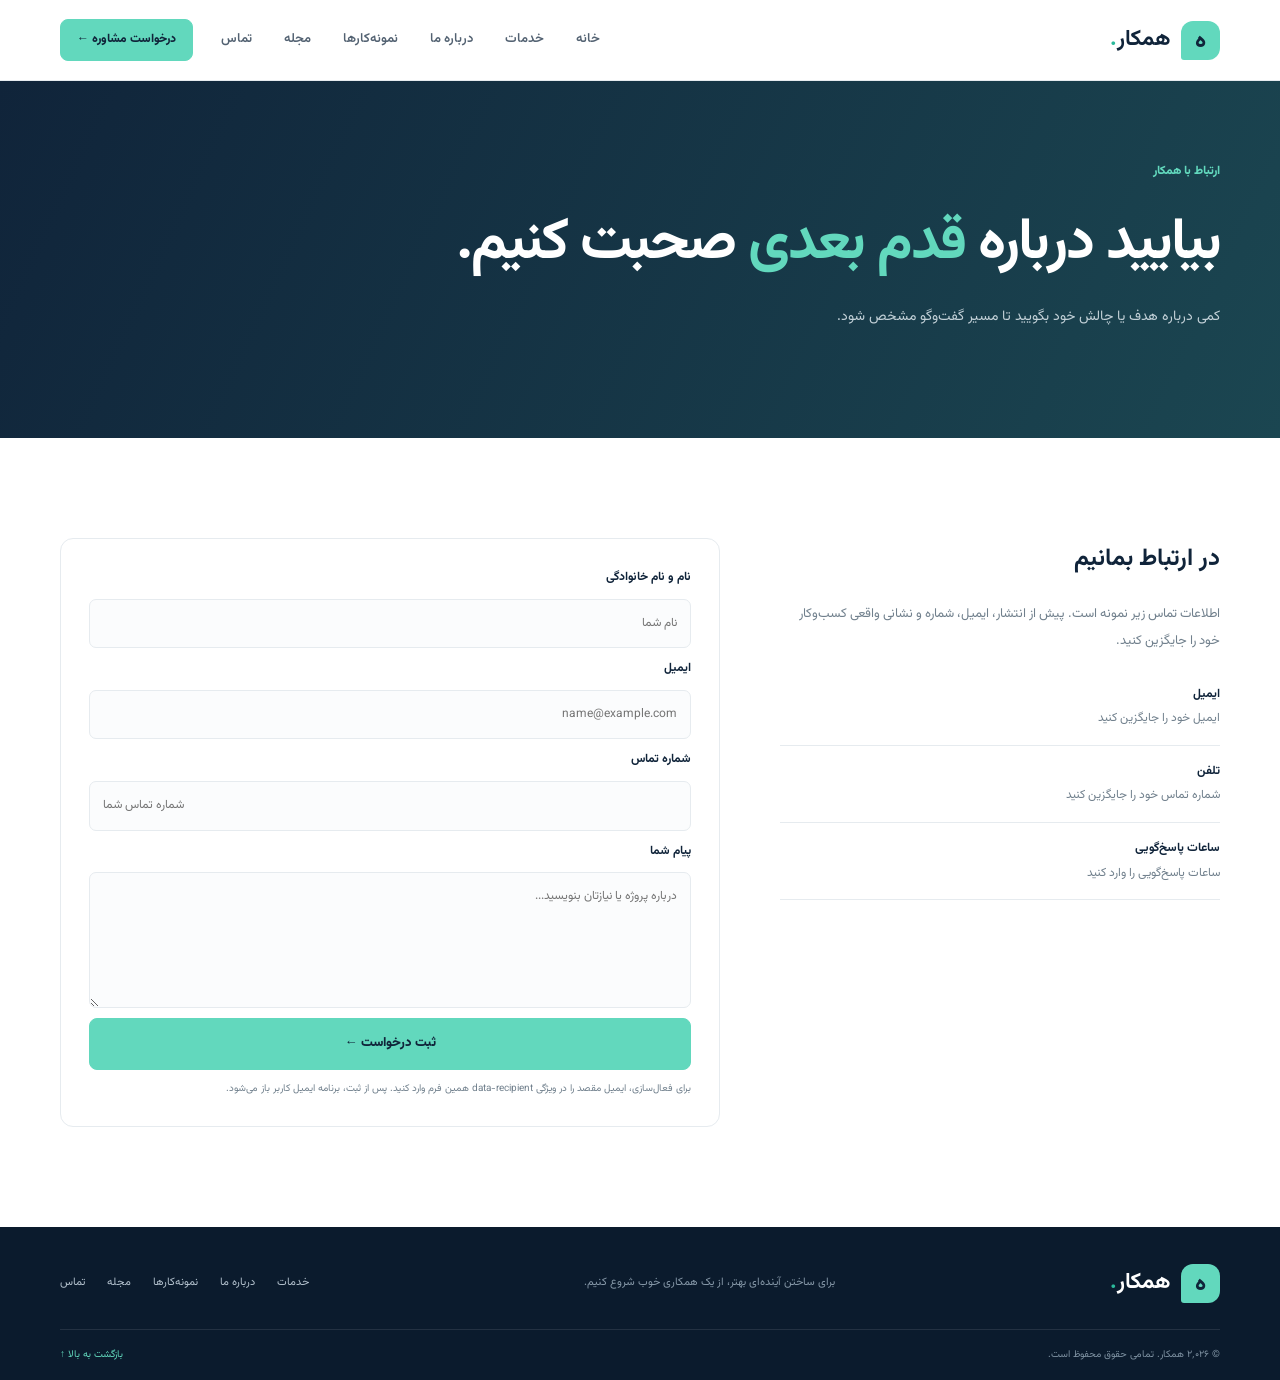
<file: contact.html>
<!doctype html>
<html lang="fa" dir="rtl"><head><meta charset="utf-8"><meta name="viewport" content="width=device-width,initial-scale=1"><meta name="description" content="راه‌های ارتباط با همکار و فرم درخواست مشاوره؛ ارسال از طریق برنامه ایمیل کاربر پس از تنظیم ایمیل مقصد."><meta name="robots" content="index,follow"><meta name="theme-color" content="#10243a"><meta property="og:type" content="website"><meta property="og:locale" content="fa_IR"><meta property="og:site_name" content="همکار"><meta property="og:title" content="تماس با ما | همکار"><meta property="og:description" content="راه‌های ارتباط با همکار و فرم درخواست مشاوره؛ ارسال از طریق برنامه ایمیل کاربر پس از تنظیم ایمیل مقصد."><title>تماس با ما | همکار</title><link rel="icon" type="image/svg+xml" href="favicon.svg"><link rel="stylesheet" href="assets/css/style.css"></head><body><a class="skip" href="#main">رفتن به محتوای اصلی</a><header class="header"><div class="container nav-wrap"><a class="brand" href="index.html"><b>ه</b><strong>همکار<span>.</span></strong></a><button class="menu" type="button" aria-label="باز کردن منو" aria-controls="nav" aria-expanded="false">☰</button><nav id="nav" aria-label="ناوبری اصلی"><a href="index.html">خانه</a><a href="services.html">خدمات</a><a href="about.html">درباره ما</a><a href="portfolio.html">نمونه‌کارها</a><a href="blog.html">مجله</a><a href="contact.html">تماس</a></nav><a class="btn btn-small" href="contact.html">درخواست مشاوره ←</a></div></header><main id="main">
<section class="inner-hero"><div class="container"><label>ارتباط با همکار</label><h1>بیایید درباره <em>قدم بعدی</em> صحبت کنیم.</h1><p>کمی درباره هدف یا چالش خود بگویید تا مسیر گفت‌وگو مشخص شود.</p></div></section>
<section class="section"><div class="container contact-page-grid"><div class="contact-info"><h2>در ارتباط بمانیم</h2><p>اطلاعات تماس زیر نمونه است. پیش از انتشار، ایمیل، شماره و نشانی واقعی کسب‌وکار خود را جایگزین کنید.</p><div class="contact-info-card"><b>ایمیل</b><span>ایمیل خود را جایگزین کنید</span></div><div class="contact-info-card"><b>تلفن</b><span>شماره تماس خود را جایگزین کنید</span></div><div class="contact-info-card"><b>ساعات پاسخ‌گویی</b><span>ساعات پاسخ‌گویی را وارد کنید</span></div></div><form id="contact-form" class="contact-form" data-recipient="your-email@example.com" aria-describedby="form-note"><label for="name">نام و نام خانوادگی</label><input id="name" name="name" autocomplete="name" placeholder="نام شما" required><label for="email">ایمیل</label><input id="email" name="email" type="email" autocomplete="email" placeholder="name@example.com" required><label for="phone">شماره تماس</label><input id="phone" name="phone" type="tel" inputmode="tel" autocomplete="tel" placeholder="شماره تماس شما"><label for="message">پیام شما</label><textarea id="message" name="message" rows="5" placeholder="درباره پروژه یا نیازتان بنویسید..." required></textarea><button class="btn" type="submit">ثبت درخواست ←</button><p id="form-note" role="status" aria-live="polite">برای فعال‌سازی، ایمیل مقصد را در ویژگی data-recipient همین فرم وارد کنید. پس از ثبت، برنامه ایمیل کاربر باز می‌شود.</p></form></div></section></main><footer><div class="container foot-main"><a class="brand" href="index.html"><b>ه</b><strong>همکار<span>.</span></strong></a><p>برای ساختن آینده‌ای بهتر، از یک همکاری خوب شروع کنیم.</p><div><a href="services.html">خدمات</a><a href="about.html">درباره ما</a><a href="portfolio.html">نمونه‌کارها</a><a href="blog.html">مجله</a><a href="contact.html">تماس</a></div></div><div class="container foot-bottom"><span>© <span id="year">۱۴۰۵</span> همکار. تمامی حقوق محفوظ است.</span><a href="#main">بازگشت به بالا ↑</a></div></footer><script src="assets/js/main.js"></script></body></html>
</file>
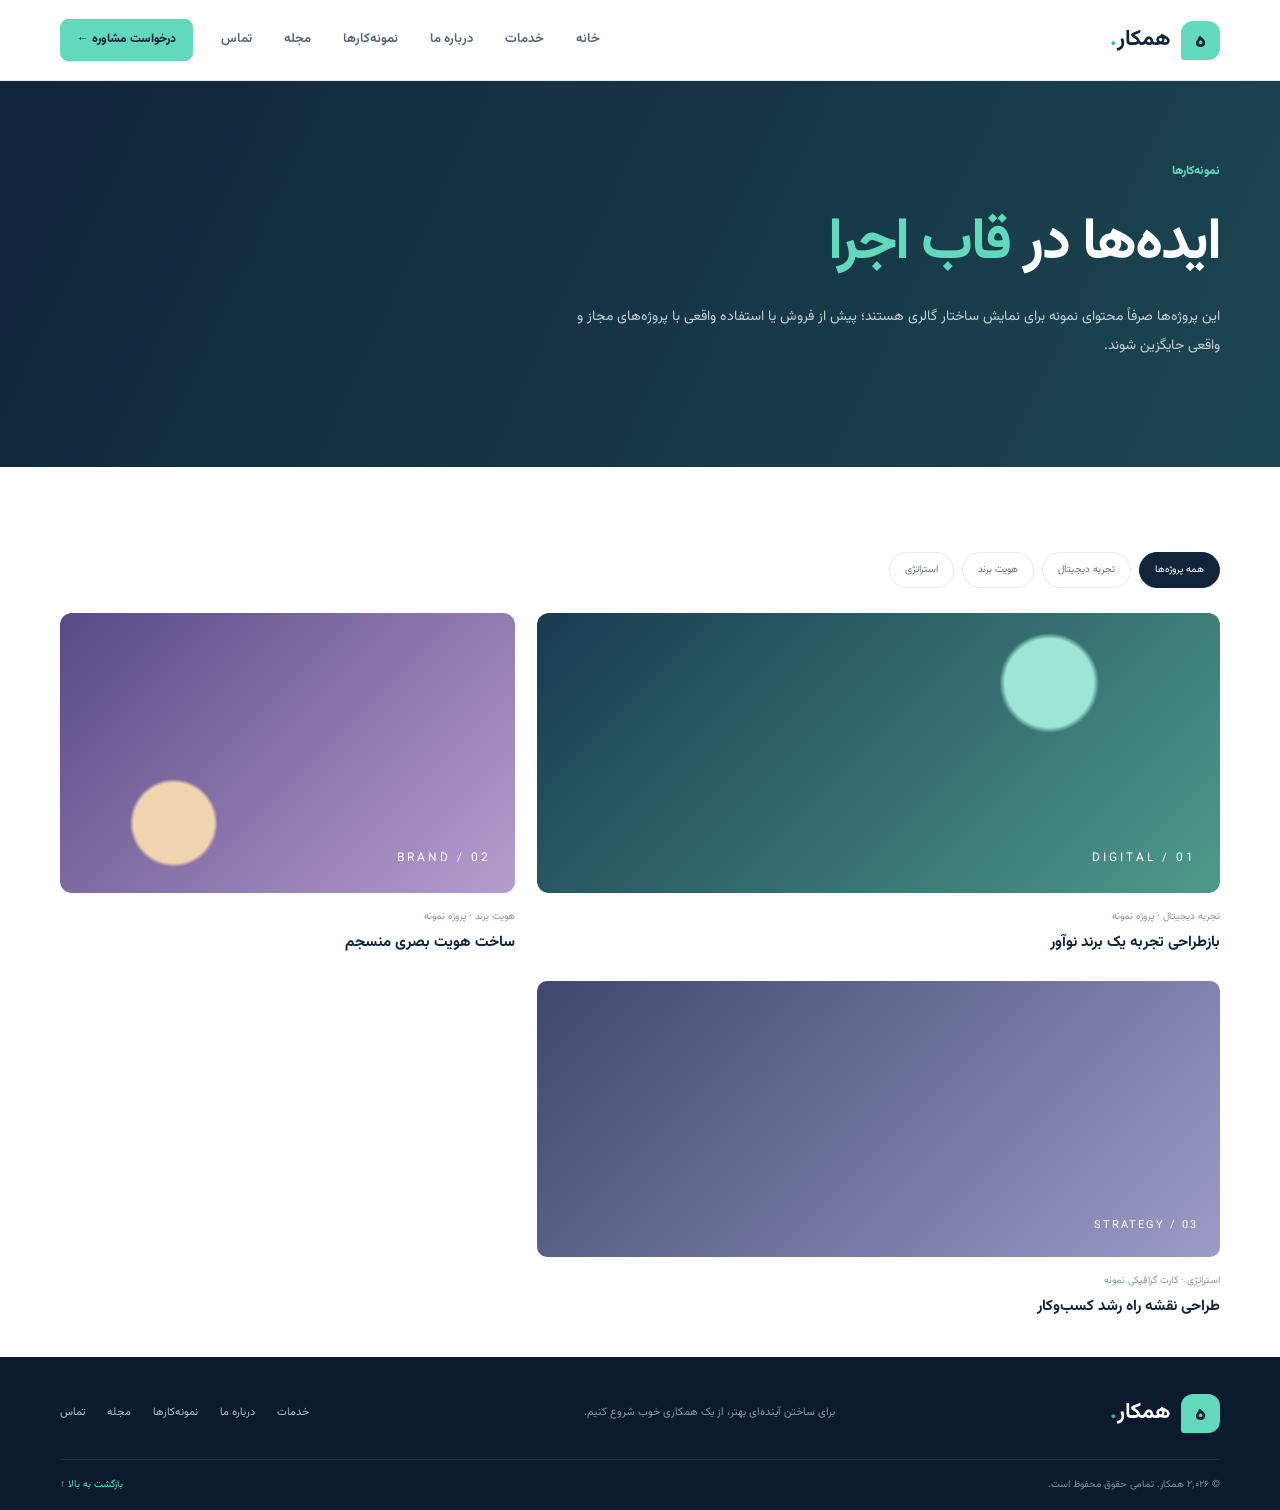
<file: portfolio.html>
<!doctype html>
<html lang="fa" dir="rtl"><head><meta charset="utf-8"><meta name="viewport" content="width=device-width,initial-scale=1"><meta name="description" content="گالری نمونه‌کارهای نمایشی قالب همکار با فیلتر پروژه‌ها و تصویرسازی‌های اختصاصی."><meta name="robots" content="index,follow"><meta name="theme-color" content="#10243a"><meta property="og:type" content="website"><meta property="og:locale" content="fa_IR"><meta property="og:site_name" content="همکار"><meta property="og:title" content="نمونه‌کارها | همکار"><meta property="og:description" content="گالری نمونه‌کارهای نمایشی قالب همکار با فیلتر پروژه‌ها و نمایش تصاویر."><title>نمونه‌کارها | همکار</title><link rel="icon" type="image/svg+xml" href="favicon.svg"><link rel="stylesheet" href="assets/css/style.css"></head><body><a class="skip" href="#main">رفتن به محتوای اصلی</a><header class="header"><div class="container nav-wrap"><a class="brand" href="index.html"><b>ه</b><strong>همکار<span>.</span></strong></a><button class="menu" type="button" aria-label="باز کردن منو" aria-controls="nav" aria-expanded="false">☰</button><nav id="nav" aria-label="ناوبری اصلی"><a href="index.html">خانه</a><a href="services.html">خدمات</a><a href="about.html">درباره ما</a><a href="portfolio.html">نمونه‌کارها</a><a href="blog.html">مجله</a><a href="contact.html">تماس</a></nav><a class="btn btn-small" href="contact.html">درخواست مشاوره ←</a></div></header><main id="main">
<section class="inner-hero"><div class="container"><label>نمونه‌کارها</label><h1>ایده‌ها در <em>قاب اجرا</em></h1><p>این پروژه‌ها صرفاً محتوای نمونه برای نمایش ساختار گالری هستند؛ پیش از فروش یا استفاده واقعی با پروژه‌های مجاز و واقعی جایگزین شوند.</p></div></section>
<section class="section"><div class="container"><div class="filter-row" role="group" aria-label="فیلتر نمونه‌کارها"><button class="filter-btn is-active" type="button" data-filter="all" aria-pressed="true">همه پروژه‌ها</button><button class="filter-btn" type="button" data-filter="digital" aria-pressed="false">تجربه دیجیتال</button><button class="filter-btn" type="button" data-filter="brand" aria-pressed="false">هویت برند</button><button class="filter-btn" type="button" data-filter="strategy" aria-pressed="false">استراتژی</button></div><div class="work-grid portfolio-grid">
<article data-category="digital"><div class="work-art work-one"><div class="portfolio-art portfolio-art-one" role="img" aria-label="تصویرسازی انتزاعی تجربه دیجیتال"><span>DIGITAL / 01</span></div></div><small>تجربه دیجیتال · پروژه نمونه</small><h3>بازطراحی تجربه یک برند نوآور</h3></article>
<article data-category="brand"><div class="work-art work-two"><div class="portfolio-art portfolio-art-two" role="img" aria-label="تصویرسازی انتزاعی هویت برند"><span>BRAND / 02</span></div></div><small>هویت برند · پروژه نمونه</small><h3>ساخت هویت بصری منسجم</h3></article>
<article data-category="strategy"><div class="portfolio-art portfolio-art-three"><span>STRATEGY / 03</span></div><small>استراتژی · کارت گرافیکی نمونه</small><h3>طراحی نقشه راه رشد کسب‌وکار</h3></article></div></div></section></main><footer><div class="container foot-main"><a class="brand" href="index.html"><b>ه</b><strong>همکار<span>.</span></strong></a><p>برای ساختن آینده‌ای بهتر، از یک همکاری خوب شروع کنیم.</p><div><a href="services.html">خدمات</a><a href="about.html">درباره ما</a><a href="portfolio.html">نمونه‌کارها</a><a href="blog.html">مجله</a><a href="contact.html">تماس</a></div></div><div class="container foot-bottom"><span>© <span id="year">۱۴۰۵</span> همکار. تمامی حقوق محفوظ است.</span><a href="#main">بازگشت به بالا ↑</a></div></footer><script src="assets/js/main.js"></script></body></html>
</file>
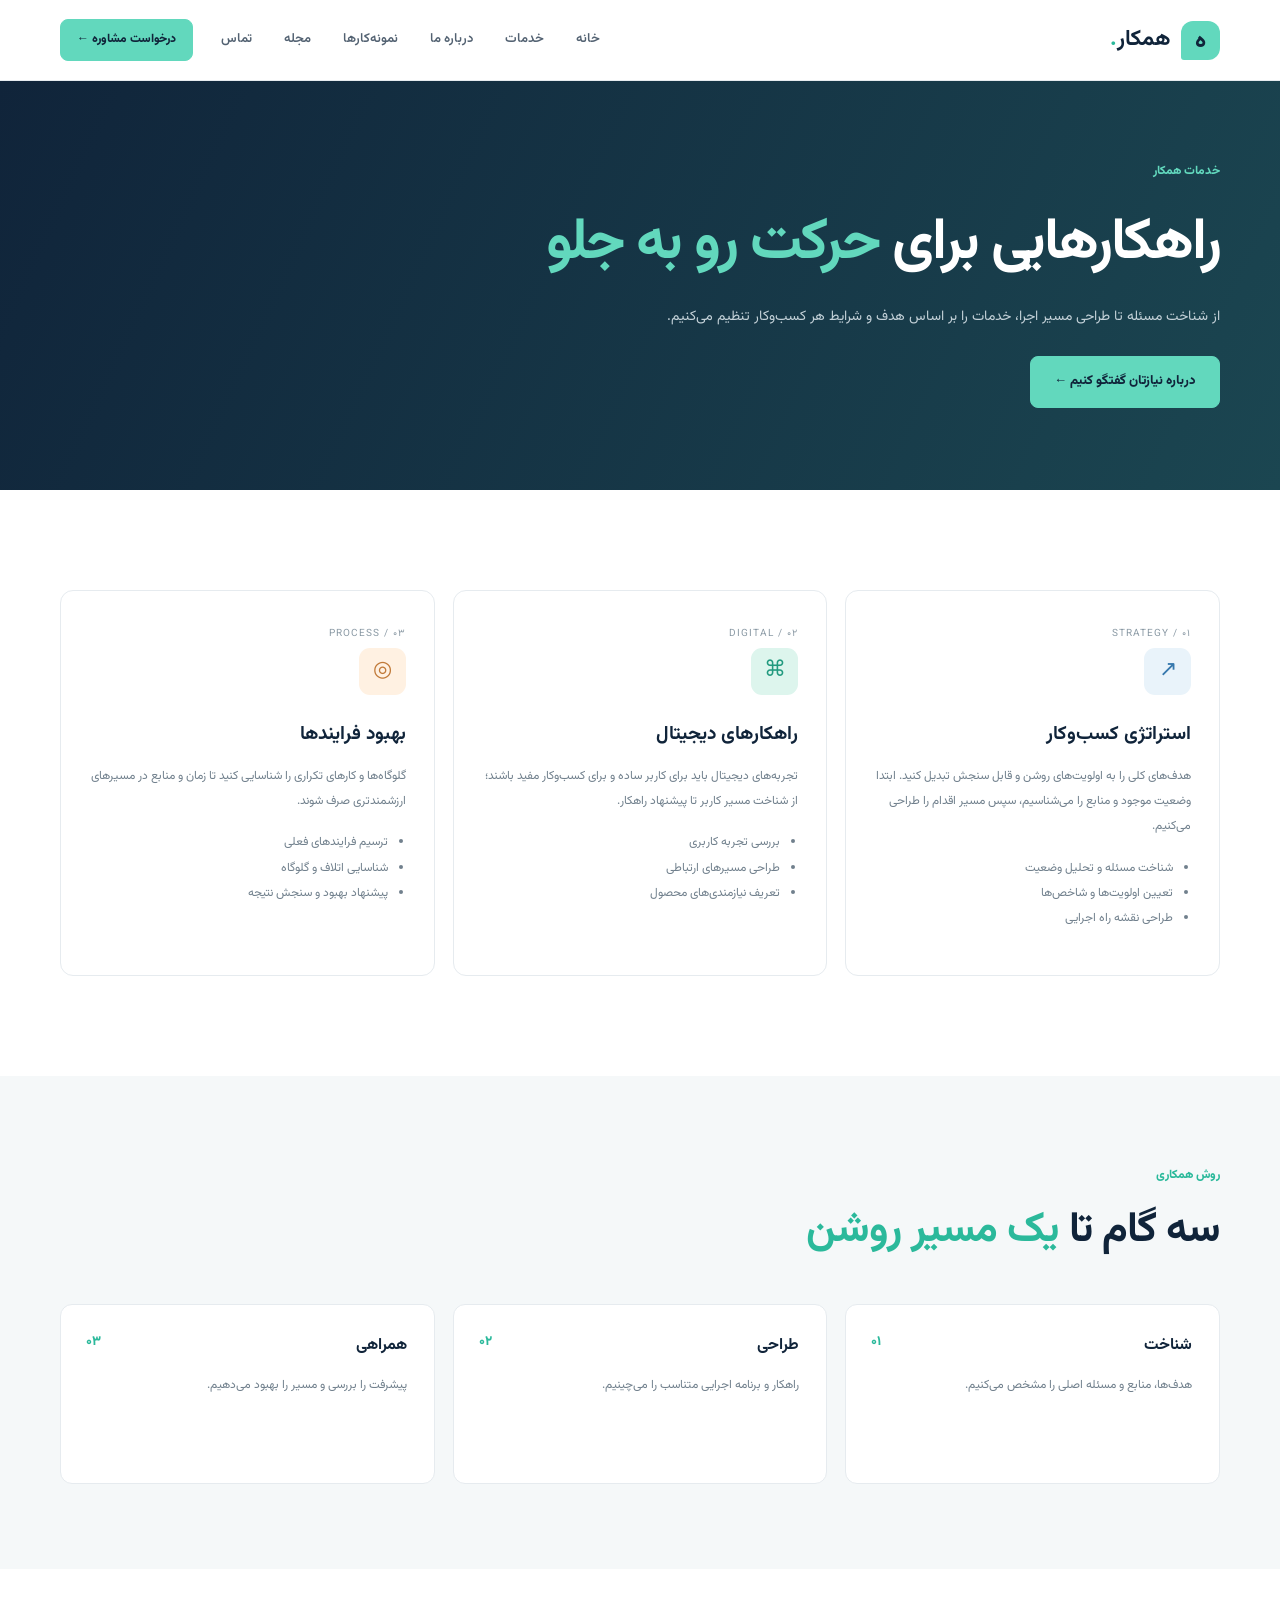
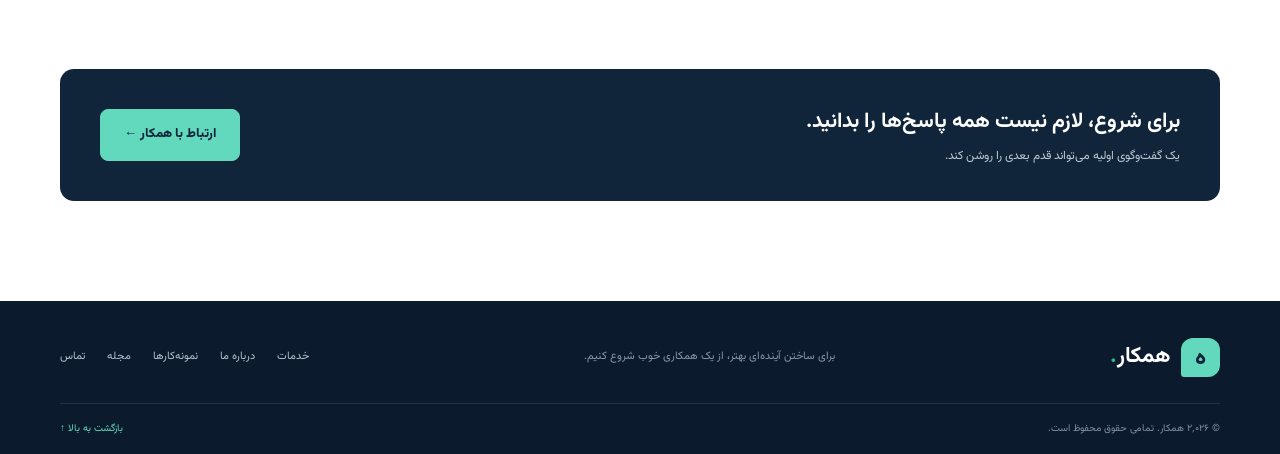
<file: services.html>
<!doctype html>
<html lang="fa" dir="rtl"><head><meta charset="utf-8"><meta name="viewport" content="width=device-width,initial-scale=1"><meta name="description" content="خدمات استراتژی کسب‌وکار، راهکارهای دیجیتال و بهبود فرایندها در قالب شرکتی همکار."><meta name="robots" content="index,follow"><meta name="theme-color" content="#10243a"><meta property="og:type" content="website"><meta property="og:locale" content="fa_IR"><meta property="og:site_name" content="همکار"><meta property="og:title" content="خدمات ما | همکار"><meta property="og:description" content="خدمات استراتژی کسب‌وکار، راهکارهای دیجیتال و بهبود فرایندها در قالب شرکتی همکار."><title>خدمات ما | همکار</title><link rel="icon" type="image/svg+xml" href="favicon.svg"><link rel="stylesheet" href="assets/css/style.css"></head><body><a class="skip" href="#main">رفتن به محتوای اصلی</a><header class="header"><div class="container nav-wrap"><a class="brand" href="index.html"><b>ه</b><strong>همکار<span>.</span></strong></a><button class="menu" type="button" aria-label="باز کردن منو" aria-controls="nav" aria-expanded="false">☰</button><nav id="nav" aria-label="ناوبری اصلی"><a href="index.html">خانه</a><a href="services.html">خدمات</a><a href="about.html">درباره ما</a><a href="portfolio.html">نمونه‌کارها</a><a href="blog.html">مجله</a><a href="contact.html">تماس</a></nav><a class="btn btn-small" href="contact.html">درخواست مشاوره ←</a></div></header><main id="main">
<section class="inner-hero"><div class="container"><label>خدمات همکار</label><h1>راهکارهایی برای <em>حرکت رو به جلو</em></h1><p>از شناخت مسئله تا طراحی مسیر اجرا، خدمات را بر اساس هدف و شرایط هر کسب‌وکار تنظیم می‌کنیم.</p><a class="btn" href="contact.html">درباره نیازتان گفتگو کنیم ←</a></div></section>
<section class="section"><div class="container detail-grid">
<article class="detail-card"><span>۰۱ / STRATEGY</span><div class="ico blue">↗</div><h2>استراتژی کسب‌وکار</h2><p>هدف‌های کلی را به اولویت‌های روشن و قابل سنجش تبدیل کنید. ابتدا وضعیت موجود و منابع را می‌شناسیم، سپس مسیر اقدام را طراحی می‌کنیم.</p><ul><li>شناخت مسئله و تحلیل وضعیت</li><li>تعیین اولویت‌ها و شاخص‌ها</li><li>طراحی نقشه راه اجرایی</li></ul></article>
<article class="detail-card"><span>۰۲ / DIGITAL</span><div class="ico green">⌘</div><h2>راهکارهای دیجیتال</h2><p>تجربه‌های دیجیتال باید برای کاربر ساده و برای کسب‌وکار مفید باشند؛ از شناخت مسیر کاربر تا پیشنهاد راهکار.</p><ul><li>بررسی تجربه کاربری</li><li>طراحی مسیرهای ارتباطی</li><li>تعریف نیازمندی‌های محصول</li></ul></article>
<article class="detail-card"><span>۰۳ / PROCESS</span><div class="ico orange">◎</div><h2>بهبود فرایندها</h2><p>گلوگاه‌ها و کارهای تکراری را شناسایی کنید تا زمان و منابع در مسیرهای ارزشمندتری صرف شوند.</p><ul><li>ترسیم فرایندهای فعلی</li><li>شناسایی اتلاف و گلوگاه</li><li>پیشنهاد بهبود و سنجش نتیجه</li></ul></article></div></section>
<section class="section process"><div class="container"><div class="heading"><div><label>روش همکاری</label><h2>سه گام تا <em>یک مسیر روشن</em></h2></div></div><div class="cards steps"><article><small>۰۱</small><h3>شناخت</h3><p>هدف‌ها، منابع و مسئله اصلی را مشخص می‌کنیم.</p></article><article><small>۰۲</small><h3>طراحی</h3><p>راهکار و برنامه اجرایی متناسب را می‌چینیم.</p></article><article><small>۰۳</small><h3>همراهی</h3><p>پیشرفت را بررسی و مسیر را بهبود می‌دهیم.</p></article></div></div></section>
<section class="section"><div class="container cta-band"><div><h2>برای شروع، لازم نیست همه پاسخ‌ها را بدانید.</h2><p>یک گفت‌وگوی اولیه می‌تواند قدم بعدی را روشن کند.</p></div><a class="btn" href="contact.html">ارتباط با همکار ←</a></div></section></main><footer><div class="container foot-main"><a class="brand" href="index.html"><b>ه</b><strong>همکار<span>.</span></strong></a><p>برای ساختن آینده‌ای بهتر، از یک همکاری خوب شروع کنیم.</p><div><a href="services.html">خدمات</a><a href="about.html">درباره ما</a><a href="portfolio.html">نمونه‌کارها</a><a href="blog.html">مجله</a><a href="contact.html">تماس</a></div></div><div class="container foot-bottom"><span>© <span id="year">۱۴۰۵</span> همکار. تمامی حقوق محفوظ است.</span><a href="#main">بازگشت به بالا ↑</a></div></footer><script src="assets/js/main.js"></script></body></html>
</file>
<file: assets/css/style.css>
@charset "UTF-8";
@font-face{font-family:Vazirmatn;src:url("../fonts/vazirmatn-variable.woff2") format("woff2");font-style:normal;font-weight:100 900;font-display:swap}
:root{--navy:#10243a;--ink:#182b3d;--muted:#71808d;--mint:#62d8bd;--green:#2bb99b;--paper:#f5f8f9;--line:#e6ebef}
*{box-sizing:border-box}html{scroll-behavior:smooth;scroll-padding-top:85px}body{margin:0;color:var(--ink);font-family:Vazirmatn,Tahoma,sans-serif;line-height:1.8;-webkit-font-smoothing:antialiased}a{color:inherit;text-decoration:none}button,input,textarea{font:inherit}.container{width:min(1160px,calc(100% - 48px));margin:auto}.skip{position:absolute;top:-60px;right:15px;background:var(--navy);color:white;padding:10px;z-index:200}.skip:focus{top:10px}
.header{position:sticky;top:0;z-index:100;background:#ffffffed;border-bottom:1px solid var(--line);backdrop-filter:blur(12px)}.nav-wrap{height:80px;display:flex;align-items:center;gap:28px}.brand{display:flex;align-items:center;gap:10px;white-space:nowrap}.brand>b{display:grid;place-items:center;width:39px;height:39px;border-radius:12px 12px 12px 3px;background:var(--mint);color:var(--navy);font-size:23px}.brand strong{font-size:22px;color:var(--navy)}.brand strong span{color:var(--green)}nav{display:flex;gap:32px;margin-right:auto}nav a{font-size:13px;color:#536272;font-weight:600}nav a:hover,footer a:hover{color:var(--green)}.btn{display:inline-flex;align-items:center;justify-content:center;gap:15px;min-height:52px;padding:0 23px;border:1px solid var(--mint);border-radius:8px;background:var(--mint);color:var(--navy);font-size:13px;font-weight:800;cursor:pointer;transition:.2s}.btn:hover{transform:translateY(-3px);background:#7be3cc;box-shadow:0 12px 28px #62d8bd38}.btn-small{min-height:42px;padding:0 16px;font-size:12px}.menu{display:none}
.hero{position:relative;overflow:hidden;padding:85px 0 24px;background:radial-gradient(circle at 78% 22%,#285b62 0,transparent 34%),linear-gradient(115deg,#0d1f2f,#173b4b 62%,#10243a);background-color:var(--navy);color:white}.hero:before{position:absolute;inset:0;content:"";opacity:.13;background-image:linear-gradient(#fff1 1px,transparent 1px),linear-gradient(90deg,#fff1 1px,transparent 1px);background-size:55px 55px}.hero-grid{position:relative;display:grid;grid-template-columns:1fr 1fr;align-items:center;gap:55px;min-height:475px}.eyebrow,label{color:var(--green);font-size:12px;font-weight:800}.eyebrow{color:var(--mint)}h1{margin:18px 0;font-size:clamp(42px,5vw,66px);line-height:1.35;letter-spacing:-2px}h1 em,.heading h2 em{color:var(--mint);font-style:normal}.hero-copy>p{max-width:480px;color:#b8c5d0;font-size:14px;line-height:2.2}.actions{display:flex;align-items:center;gap:27px;margin-top:28px}.plain{font-size:12px;color:#e2edf4}.plain:first-letter{color:var(--mint)}.proof{display:flex;align-items:center;margin-top:40px}.proof>span{display:grid;place-items:center;width:31px;height:31px;margin-left:-6px;border:2px solid var(--navy);border-radius:50%;background:#e3eaf0;color:var(--navy);font-size:10px;font-weight:bold}.proof>span:nth-child(2){background:#f0c7a2}.proof>span:nth-child(3){background:#b7d9d1}.proof div{display:grid;margin-right:10px}.proof b{font-size:11px}.proof small{color:#91a3b3;font-size:10px}
.visual{position:relative;display:grid;place-items:center;min-height:420px}.visual:before,.visual:after{position:absolute;content:"";width:430px;height:300px;border:1px solid #62d8bd2b;border-radius:50%;transform:rotate(-25deg)}.visual:after{width:360px;height:390px;transform:rotate(35deg)}.dashboard{position:relative;z-index:2;width:min(100%,465px);padding:22px 24px 18px;color:var(--ink);background:white;border-radius:14px;box-shadow:0 35px 90px #0005;transform:rotate(-2deg)}.dash-top{display:flex;align-items:center;gap:12px;padding-bottom:15px;border-bottom:1px solid var(--line);color:#71808e;font-size:10px}.dash-top span{color:#e7a59a;font-size:9px}.dash-top b{margin-right:auto;color:var(--green);font-size:9px}.dashboard>small{display:block;margin-top:17px;color:#8794a0;font-size:10px}.growth{font-size:28px;color:var(--navy)}.chart{height:145px;margin-top:8px}.chart svg{width:100%;height:100%}.stats{display:grid;grid-template-columns:repeat(3,1fr);gap:10px;padding-top:14px;border-top:1px solid var(--line)}.stats div{display:grid}.stats small{font-size:9px;color:#8794a0}.stats b{font-size:16px;color:var(--navy)}.float{position:absolute;z-index:3;display:flex;align-items:center;gap:10px;padding:11px 14px;border-radius:9px;background:white;color:var(--green);box-shadow:0 15px 35px #0003}.float span{display:grid;color:var(--ink)}.float b{font-size:10px}.float small{font-size:9px;color:#8995a0}.float-one{top:28px;right:-5px}.float-two{bottom:25px;left:-5px}.hero-foot{position:relative;display:flex;justify-content:space-between;padding-top:20px;border-top:1px solid #ffffff20;color:#8194a4;font-size:10px}
.trust{background:var(--paper)}.trust-row{min-height:78px;display:flex;align-items:center;justify-content:space-between;gap:18px;color:#71808d;font-size:11px;font-weight:600}.trust-row i{width:5px;height:5px;border-radius:50%;background:#a9dcd0}.section{padding:100px 0}.heading{display:flex;justify-content:space-between;align-items:end;gap:35px;margin-bottom:40px}.heading h2,.about h2,.contact h2{margin:9px 0 0;color:var(--navy);font-size:clamp(29px,3.4vw,42px);line-height:1.55;letter-spacing:-1px}.heading h2 em{color:var(--green)}.heading>p{max-width:390px;margin:0 0 5px;color:var(--muted);font-size:12px;line-height:2.1}.cards{display:grid;grid-template-columns:repeat(3,1fr);gap:18px}.cards article{position:relative;min-height:285px;padding:27px;border:1px solid var(--line);border-radius:12px;transition:.25s}.cards article:hover{transform:translateY(-6px);box-shadow:0 20px 55px #10243a16;border-color:#c8e9e1}.cards article>small{position:absolute;top:25px;left:25px;color:#a9b4bd}.featured{background:#f3fbf8;border-color:#d8f0e9!important}.ico{display:grid;place-items:center;width:47px;height:47px;margin-bottom:23px;border-radius:11px;font-size:22px}.blue{background:#e9f3fa;color:#3678ad}.green{background:#ddf5ed;color:#229a7f}.orange{background:#fff1e2;color:#c17a39}.cards h3{margin:0 0 8px;color:var(--navy);font-size:16px}.cards p{color:var(--muted);font-size:12px;line-height:2}.cards article>a{display:inline-block;margin-top:12px;color:var(--green);font-size:11px;font-weight:800}
.about,.process{background:var(--paper)}.about-grid{display:grid;grid-template-columns:1fr 1fr;align-items:center;gap:85px}.about-art{position:relative;min-height:400px;overflow:hidden;border-radius:14px;background:linear-gradient(135deg,#173b4b,#10243a 58%,#287568)}.about-art:before{position:absolute;inset:0;content:"";opacity:.14;background-image:linear-gradient(#fff2 1px,transparent 1px),linear-gradient(90deg,#fff2 1px,transparent 1px);background-size:40px 40px}.orb{position:absolute;top:48px;left:50%;width:285px;height:285px;border-radius:50%;background:linear-gradient(135deg,#65dec3,#247c82);transform:translateX(-50%);box-shadow:0 30px 90px #0004}.orb:after{position:absolute;inset:25px;content:"";border:1px solid #ffffff80;border-radius:50%}.statbox{position:absolute;top:24px;right:24px;display:grid;padding:12px 16px;border-radius:8px;background:white;color:var(--navy)}.statbox b{font-size:18px}.statbox small{color:#8794a0;font-size:9px}.stamp{position:absolute;bottom:25px;left:23px;color:#d8e7e9;font-size:9px;letter-spacing:1px}.about p,.contact>div>p{color:var(--muted);font-size:13px;line-height:2.2}.about ul{display:grid;gap:12px;margin:22px 0;padding:0;list-style:none;color:#526474;font-size:12px}.about li:first-letter{color:var(--green)}.dark{background:var(--navy);border-color:var(--navy);color:white}
.work-grid{display:grid;grid-template-columns:1.2fr .8fr;gap:22px}.work-art{height:280px;display:grid;place-items:center;border-radius:12px;overflow:hidden;background:#e7eeeb}.work-art img{display:block;width:100%;height:100%;object-fit:cover;transition:transform .5s ease}.work-grid article:hover .work-art img{transform:scale(1.035)}.work-one{background:linear-gradient(135deg,#e0f0eb,#a5cfc5)}.work-two{background:linear-gradient(135deg,#f4e6d7,#d9bba0)}.mock{width:65%;height:72%;padding:25px;background:#f9fbfb;border-radius:9px;box-shadow:0 25px 45px #1b3f4033;transform:rotate(-4deg)}.mock b,.mock i{display:block;height:10px;margin:12px 0;background:#dce7e4;border-radius:4px}.mock b{width:60%;height:16px;background:#183d4a}.mock i:last-child{width:70%;background:#5ac8ad}.brand-board{width:65%;height:75%;padding:30px;background:#f7f0e8;color:#4d352b;box-shadow:0 20px 50px #5a382333;transform:rotate(3deg);font-size:30px}.brand-board strong{font-family:Georgia,serif;font-size:35px;line-height:1}.work-grid article>small{display:block;margin-top:15px;color:#8996a0;font-size:10px}.work-grid h3{margin:3px 0;color:var(--navy);font-size:15px}.process{padding-top:85px;padding-bottom:85px}.steps article{min-height:180px;background:white}.steps article>small{color:var(--green);font-weight:800}.steps p{margin-bottom:0}
.contact{display:grid;grid-template-columns:.85fr 1fr;gap:80px;padding:60px 65px;background:#f5f9f8;border:1px solid #e7f0ed;border-radius:15px}.contact>div>a,.contact>div>small{display:block;margin-top:10px;color:var(--green);font-size:12px}.contact>div>small{color:#71808d}.contact form{display:grid;gap:8px}.contact form label{margin-top:5px;color:#435566;font-size:11px}.contact input,.contact textarea{width:100%;padding:12px 14px;border:1px solid #e1e9e6;border-radius:7px;background:white;outline:none;font:inherit;font-size:12px}.contact input:focus,.contact textarea:focus{border-color:#68cbb3;box-shadow:0 0 0 3px #62d8bd24}.contact textarea{resize:vertical}.contact form button{justify-self:start;margin-top:8px}.contact form p{margin:0;color:#89969f;font-size:9px}
footer{background:#0b1b2d;color:#b4c2ce}.foot-main{display:flex;align-items:center;justify-content:space-between;gap:20px;padding-top:35px;padding-bottom:25px}.foot-main .brand strong{color:white}.foot-main p{color:#8799a9;font-size:11px}.foot-main>div{display:flex;gap:22px;font-size:11px}.foot-bottom{display:flex;justify-content:space-between;padding:16px 0;border-top:1px solid #ffffff19;color:#7e91a1;font-size:10px}.foot-bottom a{color:var(--mint)}
:focus-visible{outline:3px solid #35b99b;outline-offset:3px}
@media(max-width:900px){.nav-wrap{gap:16px}nav{gap:17px}.hero-grid{gap:25px}.about-grid{gap:45px}.contact{gap:40px;padding:48px}}
@media(max-width:720px){.container{width:calc(100% - 34px)}.nav-wrap{height:70px}.menu{display:block;order:3;margin-right:auto;width:40px;height:40px;border:1px solid var(--line);border-radius:8px;background:white;color:var(--navy)}nav{position:absolute;top:70px;right:0;left:0;display:none;flex-direction:column;gap:0;padding:8px 20px 15px;background:white;border-bottom:1px solid var(--line);box-shadow:0 15px 25px #10243a12}nav.open{display:flex}nav a{padding:10px 0;border-bottom:1px solid #f0f3f5}.nav-wrap>.btn{margin-right:auto}.hero{padding-top:60px}.hero-grid{grid-template-columns:1fr;gap:10px}.hero h1{font-size:clamp(42px,11vw,58px)}.hero-copy>p{font-size:13px}.visual{min-height:330px}.dashboard{width:88%;padding:16px}.chart{height:115px}.float-one{top:8px}.float-two{bottom:8px}.trust-row{flex-wrap:wrap;justify-content:center;padding:18px 0;gap:10px 16px;font-size:10px}.section{padding:72px 0}.heading{display:block;margin-bottom:28px}.heading>p{margin-top:12px}.heading h2,.about h2,.contact h2{font-size:31px}.cards,.about-grid,.work-grid,.contact{grid-template-columns:1fr}.cards{gap:12px}.cards article{min-height:0}.about-grid{gap:35px}.about-art{min-height:330px}.orb{width:245px;height:245px}.work-art{height:240px}.contact{gap:25px;padding:32px 22px}.foot-main{flex-wrap:wrap}.foot-main p{order:3;flex-basis:100%;margin:0}.foot-main>div{gap:13px}.foot-bottom{font-size:9px}}
@media(prefers-reduced-motion:reduce){*,*:before,*:after{scroll-behavior:auto!important;transition-duration:.01ms!important}}


/* Premium sections */
.testimonials{background:#f6f9fa}.testimonial-shell{max-width:850px;margin:auto}.testimonial-track{display:grid;grid-template-columns:repeat(3,1fr);gap:16px}.testimonial-card{padding:25px;border:1px solid var(--line);border-radius:13px;background:white}.quote-mark{color:var(--green);font:700 48px Georgia;line-height:.8}.testimonial-card>p{min-height:105px;color:#586a79;font-size:12px;line-height:2.1}.person{display:flex;align-items:center;gap:10px;border-top:1px solid var(--line);padding-top:15px}.person>div{display:grid}.person b{font-size:11px;color:var(--navy)}.person small{font-size:9px;color:var(--muted)}.person-avatar{display:grid;place-items:center;width:38px;height:38px;border-radius:50%;background:#d9f2eb;color:#176e60;font-weight:800}.avatar-two{background:#e9e6fa;color:#6253a1}.avatar-three{background:#fae8df;color:#a55e42}.slider-controls{display:none;justify-content:center;align-items:center;gap:20px;margin-top:22px;color:var(--muted);font-size:11px}.slider-controls button{width:36px;height:36px;border:1px solid var(--line);border-radius:50%;background:white;color:var(--navy);cursor:pointer}.team-grid{display:grid;grid-template-columns:repeat(4,1fr);gap:18px}.team-card{text-align:center;padding:15px 15px 20px;border:1px solid var(--line);border-radius:12px;background:white}.team-portrait{display:grid;place-items:center;height:190px;border-radius:9px;background:linear-gradient(145deg,#d8ece8,#94bdb3);color:#174c4a;font-size:35px;font-weight:800}.portrait-two{background:linear-gradient(145deg,#dce4f5,#9caed1);color:#334b79}.portrait-three{background:linear-gradient(145deg,#f5e5d7,#d8b79e);color:#784c37}.portrait-four{background:linear-gradient(145deg,#e9e5f3,#b7a8d1);color:#574276}.team-card h3{margin:13px 0 0;color:var(--navy);font-size:14px}.team-card p{margin:3px 0;color:var(--muted);font-size:11px}.team-card small{color:#a1abb3;font-size:9px}.pricing{background:#f6f9fa}.pricing-grid{display:grid;grid-template-columns:repeat(3,1fr);gap:18px}.price-card{padding:28px;border:1px solid var(--line);border-radius:13px;background:white}.price-featured{border:2px solid var(--green);box-shadow:0 18px 45px #1a806b14}.plan-label{display:inline-block;padding:4px 10px;border-radius:20px;background:#e8f7f2;color:#218b75;font-size:10px;font-weight:800}.price-card h3{margin:15px 0 5px;color:var(--navy);font-size:19px}.price-card>p{min-height:50px;color:var(--muted);font-size:11px}.price{margin:18px 0;padding-bottom:15px;border-bottom:1px solid var(--line);color:var(--green);font-size:22px;font-weight:800}.price-card ul{display:grid;gap:12px;margin:0 0 25px;padding:0;list-style:none;color:#526474;font-size:11px}.price-card li:before{content:"✓";margin-left:8px;color:var(--green);font-weight:900}.price-card .btn{width:100%;font-size:11px}.faq-grid{display:grid;grid-template-columns:.8fr 1.2fr;gap:70px}.faq-grid h2{margin:12px 0;color:var(--navy);font-size:34px;line-height:1.6}.faq-grid h2 em{color:var(--green);font-style:normal}.faq-grid>div:first-child>p{color:var(--muted);font-size:12px}.faq-link{display:inline-block;margin-top:15px;color:var(--green);font-size:12px}.faq-list{display:grid;gap:10px}.faq-list details{padding:17px 20px;border:1px solid var(--line);border-radius:9px;background:white}.faq-list summary{color:var(--navy);font-size:12px;font-weight:800;cursor:pointer;list-style:none}.faq-list summary:after{content:"＋";float:left;color:var(--green);font-size:17px}.faq-list details[open] summary:after{content:"−"}.faq-list details p{margin:12px 0 0;color:var(--muted);font-size:11px;line-height:2}.filter-row{display:flex;flex-wrap:wrap;gap:8px;margin:-15px 0 20px}.filter-btn{padding:8px 15px;border:1px solid var(--line);border-radius:30px;background:white;color:#607180;font:inherit;font-size:10px;cursor:pointer}.filter-btn.is-active{border-color:var(--navy);background:var(--navy);color:white}.work-grid article[hidden]{display:none}.journal{background:#fff}.journal-grid{display:grid;grid-template-columns:repeat(3,1fr);gap:18px}.journal-card{display:block;padding:12px 12px 20px;border:1px solid var(--line);border-radius:12px;transition:.2s}.journal-card:hover{transform:translateY(-5px);box-shadow:0 18px 40px #10243a12}.journal-art{position:relative;display:flex;align-items:flex-end;height:170px;padding:17px;border-radius:8px;overflow:hidden;background:linear-gradient(135deg,#183b50,#4e9a8a);color:#c8f2e8;font-size:10px;letter-spacing:2px}.journal-two{background:linear-gradient(135deg,#594a83,#b59dcf)}.journal-three{background:linear-gradient(135deg,#8b6045,#e0b88f)}.journal-card>small{display:block;margin-top:14px;color:#8996a0;font-size:9px}.journal-card h3{margin:7px 0;color:var(--navy);font-size:14px;line-height:1.8}.journal-card p{color:var(--muted);font-size:11px}.journal-card>b,.journal-more{color:var(--green);font-size:11px}.journal-more{display:inline-block;margin-top:22px;font-weight:800}
.blog-hero{padding:90px 0;background:linear-gradient(115deg,#10243a,#1b4651);color:white}.blog-hero h1{margin:14px 0;font-size:clamp(42px,6vw,64px)}.blog-hero h1 em{color:var(--mint);font-style:normal}.blog-hero p{max-width:520px;color:#c1d0d6;font-size:13px}.blog-disclaimer{margin-top:28px;color:var(--muted);font-size:11px}
@media(max-width:900px){.slider-controls{display:flex}.team-grid{grid-template-columns:repeat(2,1fr)}.faq-grid{gap:35px}.testimonial-track{grid-template-columns:1fr}.testimonial-card{display:none}.testimonial-card.is-active{display:block}.testimonial-card>p{min-height:0}.pricing-grid{gap:10px}.price-card{padding:20px}}
@media(max-width:720px){.team-grid,.pricing-grid,.journal-grid,.faq-grid{grid-template-columns:1fr}.team-portrait{height:170px}.faq-grid{gap:25px}.faq-grid h2{font-size:29px}.filter-row{margin-top:0}.journal-art{height:155px}.price-card>p{min-height:0}.blog-hero{padding:65px 0}}

/* Multi-page layouts */
.inner-hero{padding:76px 0 82px;background:linear-gradient(115deg,#10243a,#1b4651);color:white}.inner-hero label{color:var(--mint)}.inner-hero h1{max-width:800px;margin:12px 0;font-size:clamp(34px,5vw,58px);line-height:1.6}.inner-hero h1 em{color:var(--mint);font-style:normal}.inner-hero p{max-width:650px;margin:0 0 24px;color:#c3d1d8;font-size:14px;line-height:2.1}.detail-grid{display:grid;grid-template-columns:repeat(3,1fr);gap:18px}.detail-card{padding:28px;border:1px solid var(--line);border-radius:13px;background:white}.detail-card>span{color:#8b9aa5;font-size:10px;letter-spacing:1px}.detail-card h2,.detail-card h3{margin:15px 0 8px;color:var(--navy);font-size:19px}.detail-card p,.detail-card li{color:var(--muted);font-size:12px;line-height:2.1}.detail-card ul{padding-right:18px}.about-page-grid{display:grid;grid-template-columns:1fr 1fr;align-items:center;gap:55px}.about-illustration{position:relative;display:flex;flex-direction:column;justify-content:center;gap:18px;min-height:390px;overflow:hidden;padding:45px;border-radius:14px;background:radial-gradient(circle at 72% 28%,#62d8bd55 0 14%,transparent 15%),linear-gradient(135deg,#10243a,#245b63 65%,#62a995);color:#e9fff8}.about-illustration:before,.about-illustration:after{position:absolute;content:"";border:1px solid #ffffff35;border-radius:50%}.about-illustration:before{width:280px;height:280px;left:-65px;top:-70px}.about-illustration:after{width:190px;height:190px;right:-55px;bottom:-65px}.about-illustration span{font-size:clamp(36px,6vw,70px);font-weight:900;letter-spacing:8px}.about-illustration b{font-size:19px;letter-spacing:4px}.about-illustration i{font-size:12px;font-style:normal;letter-spacing:5px;color:#a8e7d8}.about-page-grid h2{font-size:30px;color:var(--navy)}.about-page-grid h2 em{color:var(--green);font-style:normal}.about-page-grid p,.about-page-grid li{font-size:13px;color:var(--muted);line-height:2.2}.values{background:var(--paper)}.cta-band{display:flex;justify-content:space-between;align-items:center;gap:25px;padding:34px 40px;border-radius:14px;background:var(--navy);color:white}.cta-band h2{margin:0;font-size:21px}.cta-band p{margin:5px 0 0;color:#bdcbd3;font-size:12px}.portfolio-grid{margin-top:25px}.portfolio-art{display:flex;align-items:flex-end;height:100%;min-height:210px;padding:22px;border-radius:10px;background:linear-gradient(135deg,#253d5d,#66bba8);color:white;font-size:11px;letter-spacing:2px}.portfolio-art-three{background:linear-gradient(135deg,#3e476e,#9c9bc8)}.portfolio-art-one{background:radial-gradient(circle at 75% 25%,#9de5d6 0 8%,transparent 9%),linear-gradient(135deg,#173b50,#4e9a8a)}.portfolio-art-two{background:radial-gradient(circle at 25% 75%,#f0d4b0 0 10%,transparent 11%),linear-gradient(135deg,#594a83,#b59dcf)}.work-art>.portfolio-art{min-height:220px;height:100%;width:100%;display:flex;align-items:flex-end;padding:24px;color:#fff;font-size:12px;letter-spacing:3px}.contact-page-grid{display:grid;grid-template-columns:.8fr 1.2fr;gap:60px;align-items:start}.contact-info h2{margin-top:0;color:var(--navy)}.contact-info>p{font-size:13px;color:var(--muted);line-height:2.1}.contact-info-card{display:grid;gap:3px;padding:15px 0;border-bottom:1px solid var(--line)}.contact-info-card b{color:var(--navy);font-size:12px}.contact-info-card span{color:var(--muted);font-size:12px}.contact-form{display:grid;gap:10px;padding:28px;border:1px solid var(--line);border-radius:13px;background:white}.contact-form label{color:var(--navy);font-size:12px;font-weight:700}.contact-form input,.contact-form textarea{width:100%;padding:13px;border:1px solid var(--line);border-radius:7px;background:#fbfcfd;color:var(--ink);font-size:12px}.contact-form input:focus,.contact-form textarea:focus{outline:2px solid var(--green);outline-offset:2px}.contact-form #form-note{margin:0;color:var(--muted);font-size:10px}
@media(max-width:800px){.detail-grid{grid-template-columns:1fr}.about-page-grid,.contact-page-grid{grid-template-columns:1fr;gap:28px}.about-illustration{position:relative;display:flex;flex-direction:column;justify-content:center;gap:18px;min-height:390px;overflow:hidden;padding:45px;border-radius:14px;background:radial-gradient(circle at 72% 28%,#62d8bd55 0 14%,transparent 15%),linear-gradient(135deg,#10243a,#245b63 65%,#62a995);color:#e9fff8}.about-illustration:before,.about-illustration:after{position:absolute;content:"";border:1px solid #ffffff35;border-radius:50%}.about-illustration:before{width:280px;height:280px;left:-65px;top:-70px}.about-illustration:after{width:190px;height:190px;right:-55px;bottom:-65px}.about-illustration span{font-size:clamp(36px,6vw,70px);font-weight:900;letter-spacing:8px}.about-illustration b{font-size:19px;letter-spacing:4px}.about-illustration i{font-size:12px;font-style:normal;letter-spacing:5px;color:#a8e7d8}.cta-band{align-items:flex-start;flex-direction:column;padding:25px}.inner-hero{padding:58px 0}}

/* Photography assets for team and journal cards */
.team-portrait{overflow:hidden;background:#e8eef0}

.journal-art{position:relative;overflow:hidden}

.journal-card:hover 
.journal-art span{position:relative;z-index:1;padding:8px 10px;border-radius:5px;background:rgba(16,36,58,.72);color:white}
</file>
